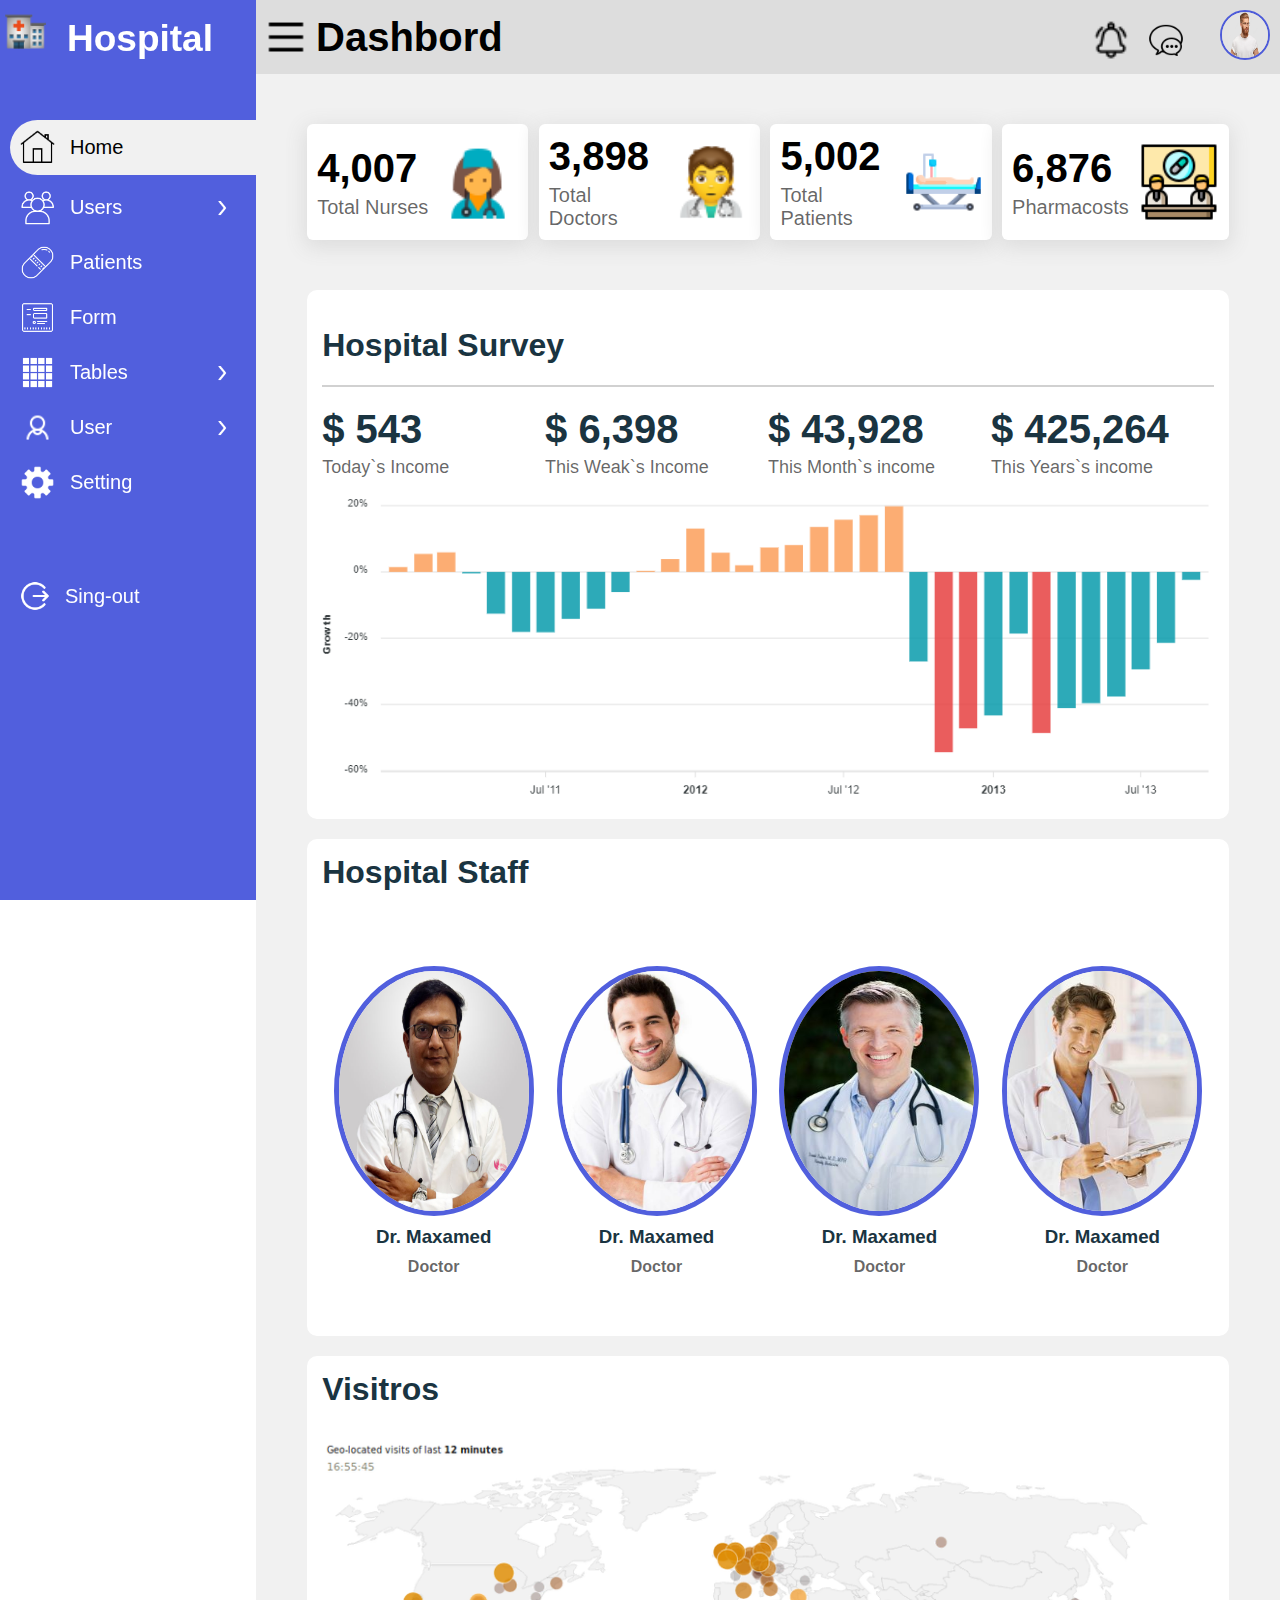
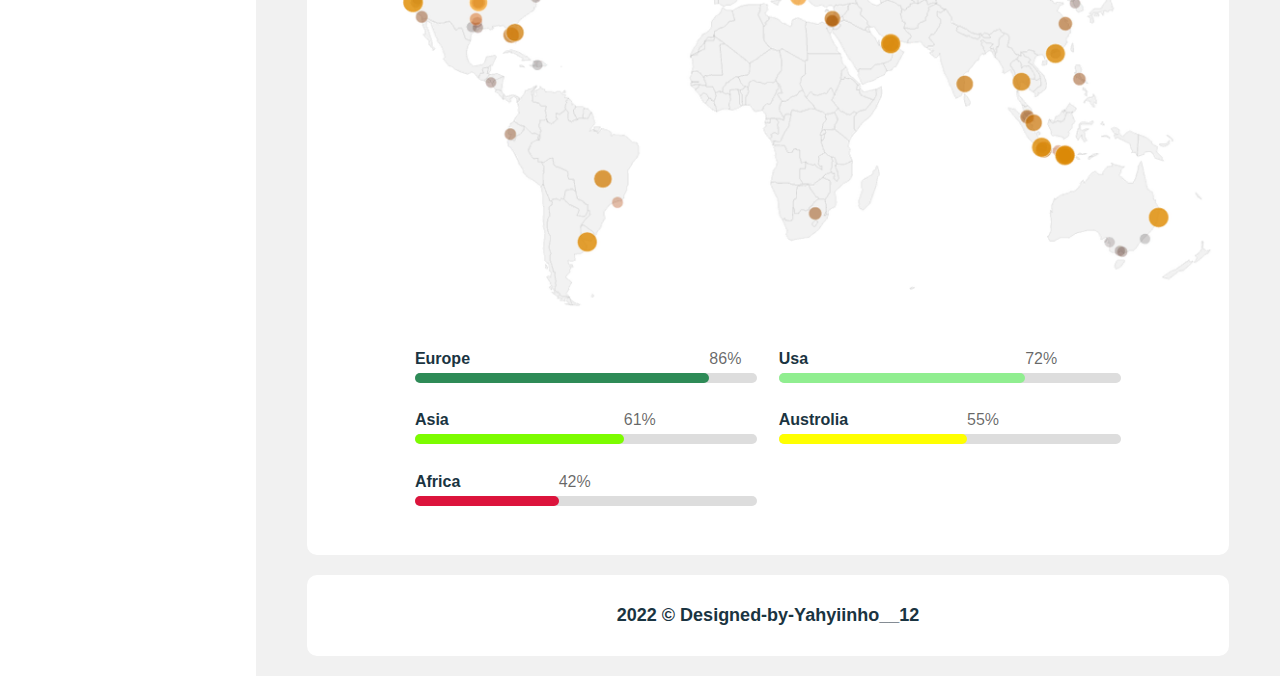
<file: index.html>
<!DOCTYPE html>
<html lang="en">
<head>
    <meta charset="UTF-8">
    <meta http-equiv="X-UA-Compatible" content="IE=edge">
    <meta name="viewport" content="width=device-width, initial-scale=1.0">
    <title>Hospital Dashbord</title>
    <link rel="stylesheet" href="style.css">
</head>
<body>
        <!-- ==================== nav ====================== -->
        
    <nav id="nav">
        <img src="images/icons8-cancel-64.png" class="close" alt="">
        <div class="logo">
            <img src="images/icons8-hospital-48.png" alt="">
            <h1>Hospital</h1>
        </div>
        <ul>
            <li class="active">
                <a href="index.html" >
                    <img src="images/icons8-home-50.png" alt="">
                    <div class="title">Home</div>
                </a>
            </li>
            <li class="side">
                <a href="#">
                    <img src="images/icons8-users-64.png" alt="">
                    <div class="title">Users</div>
                    <img src="images/icons8-chevron-right-30.png" class="image img" alt="">
                </a>
            </li>
            <ul class="sidebar subMenu">
                <li>
                    <img src="images/icons8-add-50.png" alt="">
                    <a href="addNewUser.html">Add New User</a>
                </li>
                <li>
                    <img src="images/icons8-list-view-50.png" alt="">
                    <a href="userlist.html">User list</a>
                </li>
            </ul>
            <li>
                <a href="patient.html">
                    <img src="images/icons8-pill-64.png"  alt="">
                    <div class="title">Patients</div>
                </a>
            </li>
            <li>
                <a href="form.html">
                    <img src="images/icons8-form-64.png" alt="">
                    <div class="title">Form</div>
                </a>
            </li>
            <li class="side-1">
                <a href="#">
                    <img src="images/icons8-grid-50.png" alt="">
                    <div class="title">Tables</div>
                    <img src="images/icons8-chevron-right-30.png" class="image img-1" alt="">
                </a>
            </li>
            <ul class="sidebar-1 subMenu">
                <li>
                    <img src="images/icons8-medical-doctor-64.png" alt="">
                    <a href="doctors.html">Table Doctors</a>
                </li>
                <li> 
                    <img src="images/icons8-nurse-64.png" alt="">
                    <a href="nurses.html">Table Nurses</a>
                </li>
            </ul>
            <li class="side-2">
                <a href="#">
                    <img src="images/icons8-user-32.png" alt="">
                    <div class="title">User</div>
                    <img src="images/icons8-chevron-right-30.png" class="image img-2" alt="">
                </a>
            </li>
            <ul class="sidebar-2 subMenu">
                <li>
                    <img src="images/icons8-login-50.png" alt="">
                    <a href="login.html">Log in</a>
                </li>
                <li>
                    <img src="images/icons8-register-64.png" alt="">
                    <a href="register.html">Register</a>
                </li>
                <li>
                    <img src="images/icons8-forgot-password-60.png" alt="">
                    <a href="forget.html">Forgot Password</a>
                </li>
            </ul>
            <li>
                <a href="#">
                    <img src="images/icons8-setting-48.png" alt="">
                    <div class="title">Setting</div>
                </a>
            </li>
            <li>
               
            </li>
        </ul>
        <div class="sign-out">
            <a href="#">
                <img src="images/icons8-sign-out-50.png" alt="">
                <div class="title">Sing-out</div>
            </a>
        </div>
    </nav>
        <!-- ==================== End nav ====================== -->

        <!-- ==================== Container ====================== -->
    <div class="container">
        <div class="header">
            <img src="images/icons8-menu-30.png" id="menu" alt="">
            <img src="images/icons8-menu-30.png" class="menu" alt="">
            <h1>Dashbord</h1>
            <div class="user">
                <img src="images/icons8-notification-bell-24.png" alt="">
                <img src="images/icons8-messages-50.png" alt="">
                <img src="images/profile.webp" class="profile" alt="">
            </div>
            <div class="log-out">
                <img src="images/icons8-cancel-64.png" class="cancel" alt="">
                <div class="user">
                    <img src="images/profile.webp" class="user-img" alt="">
                    <h2>John Smith</h2>
                </div>
                <ul>
                    <li>
                        <a href="#">
                            <img src="images/icons8-setting-48.png" alt="">
                            <div class="title">Setting</div>
                        </a>
                    </li>
                    <li>
                        <a href="#">
                            <img src="images/icons8-sign-out-50.png" alt="">
                            <div class="title">log out</div>
                        </a>
                    </li>
                </ul>
            </div>
        </div>
        <!-- ==================== Content ====================== -->
        <div class="contant">
            <div class="boxe box-1">
                <div class="title">
                    <h2>4,007</h2>
                    <p>Total Nurses</p>
                </div>
                <img src="images/icons8-doctor-female-48.png" alt="">
            </div>
            <div class="boxe box-2">
                <div class="title">
                    <h2>3,898</h2>
                    <p>Total Doctors</p>
                </div>
                <img src="images/icons8-person-health-worker-48.png" alt="">
            </div>
            <div class="boxe box-3">
                <div class="title">
                    <h2>5,002</h2>
                    <p>Total Patients</p>
                </div>
                <img src="images/icons8-patient-64.png" alt="">
            </div>
            <div class="boxe box-4">
                <div class="title">
                    <h2>6,876</h2>
                    <p>Pharmacosts</p>
                </div>
                <img src="images/icons8-pharmacy-64.png" alt="">
            </div>
        </div>
        <!-- ==================== End Content ====================== -->

        <!-- ==================== Survey ====================== -->
        <div class="survey">
            <h1 class="title">Hospital Survey</h1>
           <div class="boxes">
            <div class="box">
                <h1>$ 543</h1>
                <p>Today`s Income</p>
            </div>
            <div class="box">
                <h1>$ 6,398</h1>
                <p>This Weak`s Income</p>
            </div>
            <div class="box">
                <h1>$ 43,928</h1>
                <p>This Month`s income</p>
            </div>
            <div class="box">
                <h1>$ 425,264</h1>
                <p>This Years`s income</p>
            </div>
           </div>
            <img src="images/zta8qas1.png" alt="">
        </div>
        <!-- ==================== End Survey ====================== -->

        <!-- ==================== Staff ====================== -->
        <div class="stafs">
            <h1>Hospital Staff</h1>
            <div class="staff">
                <div class="staf">
                    <img src="images/Doctor-1.jpg" alt="">
                    <h3>Dr. Maxamed</h3>
                    <p>Doctor</p>
                </div>
                <div class="staf">
                    <img src="images/Doctor-2.jpg" alt="">
                    <h3>Dr. Maxamed</h3>
                    <p>Doctor</p>
                </div>
                <div class="staf">
                    <img src="images/Doctor-3.jpg" alt="">
                    <h3>Dr. Maxamed</h3>
                    <p>Doctor</p>
                </div>
                <div class="staf">
                    <img src="images/Doctor-4.jpg" alt="">
                    <h3>Dr. Maxamed</h3>
                    <p>Doctor</p>
                </div>
            </div>
        </div>
        <!-- ==================== End Staff ====================== -->


        <!-- ==================== Visitors ====================== -->
        <div class="visitros">
            <h1>Visitros</h1>
            <img src="images/Real-Time-Visitor-Map.webp" alt="">
            <div class="nationals">
                <div class="nat">
                    <h4>Europe</h4>
                <p class="Europe">86%</p>
                <div><span class="Europe"></span></div>
                </div>
                <div class="nat">
                    <h4>Usa</h4>
                <p class="usa">72%</p>
                <div><span class="usa"></span></div>
                </div>
                <div class="nat">
                    <h4>Asia</h4>
                <p class="Asia">61%</p>
                <div><span class="Asia"></span></div>
                </div>
                <div class="nat">
                    <h4>Austrolia</h4>
                <p class="Austrolia">55%</p>
                <div><span class="Austrolia"></span></div>
                </div>
                <div class="nat">
                    <h4>Africa</h4>
                <p class="Africa">42%</p>
                <div><span class="Africa"></span></div>
                </div>
            </div>
        </div>
        <!-- ==================== End Visitors ====================== -->


        <!-- ==================== Footer ====================== -->

        <div class="footer">
            <p> 2022 &copy; Designed-by-Yahyiinho__12</p>
        </div>
        <!-- ==================== End Footer ====================== -->
    </div>
        <!-- ==================== End Container ====================== -->
    <script>
         var sidebar = document.querySelector(".sidebar");
        var sidebar_1 = document.querySelector(".sidebar-1");
        var sidebar_2 = document.querySelector(".sidebar-2");
        var li = document.querySelector(".side");
        var li_1 = document.querySelector(".side-1");
        var li_2 = document.querySelector(".side-2");
        var img = document.querySelector(".img");
        var img1 = document.querySelector(".img-1");
        var img2 = document.querySelector(".img-2");

        var menu = document.querySelector("#menu");
        var Menu = document.querySelector(".menu");
        var Close = document.querySelector(".close");
        var container = document.querySelector(".container");
        var nav = document.querySelector("#nav");

        var profile = document.querySelector(".profile");
        var cancel = document.querySelector(".cancel");
        var logOut = document.querySelector(".log-out");

        logOut.style.right = '-100%';
        profile.onclick = function(){
            if(logOut.style.right == '-100%'){
                logOut.style.right = '0%';
            }
            cancel.onclick = function(){
                logOut.style.right = '-100%';
            }
        }

        menu.onclick = function(){
            container.classList.toggle("active");
            nav.classList.toggle("active");
        }

        sidebar.style.height = "0px";
        sidebar_1.style.height = "0px";
        sidebar_2.style.height = "0px";
        li.onclick = function(){
            if(sidebar.style.height == "0px"){
                sidebar.style.height='110px';
                sidebar.style.opacity = "1";
                img.src="images/icons8-chevron-up-24.png";
            }else{
                sidebar.style.height='0px';
                img.src="images/icons8-chevron-right-30.png";
                sidebar.style.opacity = "0";
            }
        }
        li_1.onclick = function(){
            if(sidebar_1.style.height == "0px"){
                sidebar_1.style.height='110px';
                sidebar_1.style.opacity = "1";
                img1.src="images/icons8-chevron-up-24.png";
            }else{
                sidebar_1.style.height='0px';
                img1.src="images/icons8-chevron-right-30.png";
                sidebar_1.style.opacity = "0";
            }
        }
        li_2.onclick = function(){
            if(sidebar_2.style.height == "0px"){
                sidebar_2.style.height='150px';
                sidebar_2.style.opacity = "1";
                img2.src="images/icons8-chevron-up-24.png";
            }else{
                sidebar_2.style.height='0px';
                img2.src="images/icons8-chevron-right-30.png";
                sidebar_2.style.opacity = "0";
            }
        }
        Menu.onclick = function(){
            nav.style.left = "0%";
        }
        Close.onclick = function(){
            nav.style.left = "0%";
            if(nav.style.left == "0%"){
                nav.style.left = "-80%";
            }else{
                nav.style.left = "0%";
            }
        }
        
    </script>
</body>
</html>
</file>
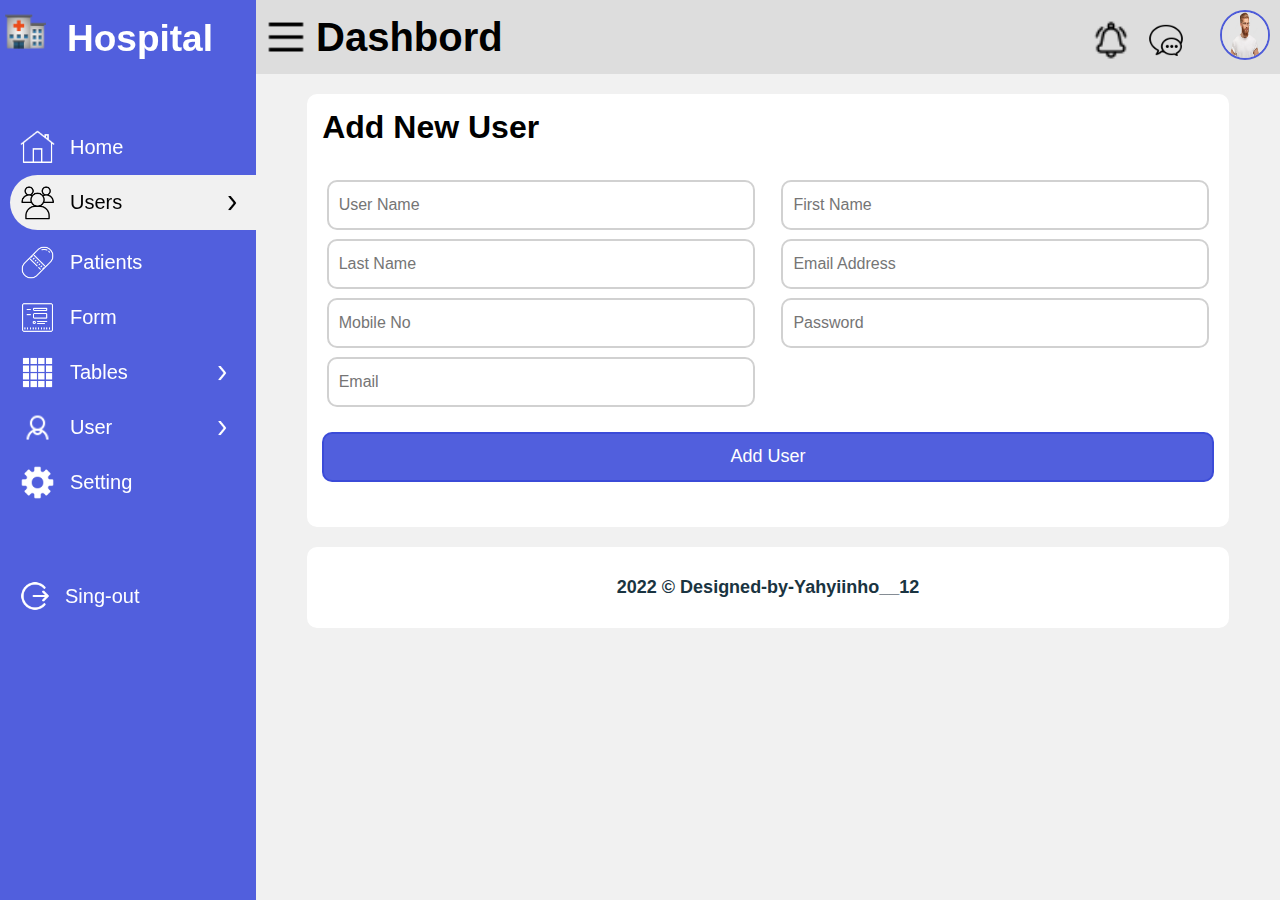
<file: addNewUser.html>
<!DOCTYPE html>
<html lang="en">
<head>
    <meta charset="UTF-8">
    <meta http-equiv="X-UA-Compatible" content="IE=edge">
    <meta name="viewport" content="width=device-width, initial-scale=1.0">
    <title>Hospital Dashbord</title>
    <link rel="stylesheet" href="style.css">
</head>
<body>
        <!-- ==================== nav ====================== -->
        <nav id="nav">
            <img src="images/icons8-cancel-64.png" class="close" alt="">
            <div class="logo">
                <img src="images/icons8-hospital-48.png" alt="">
                <h1>Hospital</h1>
            </div>
            <ul>
                <li>
                    <a href="index.html" >
                        <img src="images/icons8-home-50.png" alt="">
                        <div class="title">Home</div>
                    </a>
                </li>
                <li class="side active">
                    <a href="#">
                        <img src="images/icons8-users-64.png" alt="">
                        <div class="title">Users</div>
                        <img src="images/icons8-chevron-right-30.png" class="image img" alt="">
                    </a>
                </li>
                <ul class="sidebar subMenu">
                    <li class="Active-sub-menu">
                        <img src="images/icons8-add-50.png" alt="">
                        <a href="addNewUser.html">Add New User</a>
                    </li>
                    <li>
                        <img src="images/icons8-list-view-50.png" alt="">
                        <a href="userlist.html">User list</a>
                    </li>
                </ul>
                <li>
                    <a href="patient.html">
                        <img src="images/icons8-pill-64.png"  alt="">
                        <div class="title">Patients</div>
                    </a>
                </li>
                <li>
                    <a href="form.html">
                        <img src="images/icons8-form-64.png" alt="">
                        <div class="title">Form</div>
                    </a>
                </li>
                <li class="side-1">
                    <a href="#">
                        <img src="images/icons8-grid-50.png" alt="">
                        <div class="title">Tables</div>
                        <img src="images/icons8-chevron-right-30.png" class="image img-1" alt="">
                    </a>
                </li>
                <ul class="sidebar-1 subMenu">
                    <li>
                        <img src="images/icons8-medical-doctor-64.png" alt="">
                        <a href="doctors.html">Table Doctors</a>
                    </li>
                    <li> 
                        <img src="images/icons8-nurse-64.png" alt="">
                        <a href="nurses.html">Table Nurses</a>
                    </li>
                </ul>
                <li class="side-2">
                    <a href="#">
                        <img src="images/icons8-user-32.png" alt="">
                        <div class="title">User</div>
                        <img src="images/icons8-chevron-right-30.png" class="image img-2" alt="">
                    </a>
                </li>
                <ul class="sidebar-2 subMenu">
                    <li>
                        <img src="images/icons8-login-50.png" alt="">
                        <a href="login.html">Log in</a>
                    </li>
                    <li>
                        <img src="images/icons8-register-64.png" alt="">
                        <a href="register.html">Register</a>
                    </li>
                    <li>
                        <img src="images/icons8-forgot-password-60.png" alt="">
                        <a href="forget.html">Forgot Password</a>
                    </li>
                </ul>
                <li>
                    <a href="#">
                        <img src="images/icons8-setting-48.png" alt="">
                        <div class="title">Setting</div>
                    </a>
                </li>
                <li>
                   
                </li>
            </ul>
            <div class="sign-out">
                <a href="#">
                    <img src="images/icons8-sign-out-50.png" alt="">
                    <div class="title">Sing-out</div>
                </a>
            </div>
        </nav>
        <!-- ==================== End nav ====================== -->

        <!-- ==================== Container ====================== -->
    <div class="container">
        <!-- ===================== Header ======================== -->
        <div class="header">
            <img src="images/icons8-menu-30.png" id="menu" alt="">
            <img src="images/icons8-menu-30.png" class="menu" alt="">
            <h1>Dashbord</h1>
            <div class="user">
                <img src="images/icons8-notification-bell-24.png" alt="">
                <img src="images/icons8-messages-50.png" alt="">
                <img src="images/profile.webp" class="profile" alt="">
            </div>
            <div class="log-out">
                <img src="images/icons8-cancel-64.png" class="cancel" alt="">
                <div class="user">
                    <img src="images/profile.webp" class="user-img" alt="">
                    <h2>John Smith</h2>
                </div>
                <ul>
                    <li>
                        <a href="#">
                            <img src="images/icons8-setting-48.png" alt="">
                            <div class="title">Setting</div>
                        </a>
                    </li>
                    <li>
                        <a href="#">
                            <img src="images/icons8-sign-out-50.png" alt="">
                            <div class="title">log out</div>
                        </a>
                    </li>
                </ul>
            </div>
        </div>
        <!-- ===================== End Header ======================== -->
        <!-- ===================== Add New User ======================== -->
        <div class="add-user">
            <h1>Add New User</h1>
            <div class="input-box">
                <div class="input">
                    <input type="text" placeholder="User Name">
                  </div>
                  <div class="input">
                    <input type="text" placeholder="First Name">
                  </div>
                  <div class="input">
                    <input type="text" placeholder="Last Name">
                  </div>
                  <div class="input">
                    <input type="text" placeholder="Email Address">
                  </div>
                  <div class="input">
                    <input type="text" placeholder="Mobile No">
                  </div>
                  <div class="input">
                    <input type="text" placeholder="Password">
                  </div>
                  <div class="input">
                    <input type="text" placeholder="Email">
                  </div>
                  <div class="input">
                  </div>
                  <div class="btn"><input type="submit" value="Add User"></div>
            </div>
        </div>
        <!-- ===================== End Add New User ======================== -->

        <!-- ==================== Footer ====================== -->

        <div class="footer">
            <p> 2022 &copy; Designed-by-Yahyiinho__12</p>
        </div>
        <!-- ==================== End Footer ====================== -->
    </div>
        <!-- ==================== End Container ====================== -->
        <script>
            var sidebar = document.querySelector(".sidebar");
           var sidebar_1 = document.querySelector(".sidebar-1");
           var sidebar_2 = document.querySelector(".sidebar-2");
           var li = document.querySelector(".side");
           var li_1 = document.querySelector(".side-1");
           var li_2 = document.querySelector(".side-2");
           var img = document.querySelector(".img");
           var img1 = document.querySelector(".img-1");
           var img2 = document.querySelector(".img-2");
   
           var menu = document.querySelector("#menu");
           var Menu = document.querySelector(".menu");
           var Close = document.querySelector(".close");
           var container = document.querySelector(".container");
           var nav = document.querySelector("#nav");
   
           var profile = document.querySelector(".profile");
           var cancel = document.querySelector(".cancel");
           var logOut = document.querySelector(".log-out");
   
           logOut.style.right = '-100%';
           profile.onclick = function(){
               if(logOut.style.right == '-100%'){
                   logOut.style.right = '0%';
               }
               cancel.onclick = function(){
                   logOut.style.right = '-100%';
               }
           }
   
           menu.onclick = function(){
               container.classList.toggle("active");
               nav.classList.toggle("active");
           }
   
           sidebar.style.height = "0px";
           sidebar_1.style.height = "0px";
           sidebar_2.style.height = "0px";
           li.onclick = function(){
               if(sidebar.style.height == "0px"){
                   sidebar.style.height='110px';
                   sidebar.style.opacity = "1";
                   img.src="images/icons8-chevron-up-24.png";
               }else{
                   sidebar.style.height='0px';
                   img.src="images/icons8-chevron-right-30.png";
                   sidebar.style.opacity = "0";
               }
           }
           li_1.onclick = function(){
               if(sidebar_1.style.height == "0px"){
                   sidebar_1.style.height='110px';
                   sidebar_1.style.opacity = "1";
                   img1.src="images/icons8-chevron-up-24.png";
               }else{
                   sidebar_1.style.height='0px';
                   img1.src="images/icons8-chevron-right-30.png";
                   sidebar_1.style.opacity = "0";
               }
           }
           li_2.onclick = function(){
               if(sidebar_2.style.height == "0px"){
                   sidebar_2.style.height='150px';
                   sidebar_2.style.opacity = "1";
                   img2.src="images/icons8-chevron-up-24.png";
               }else{
                   sidebar_2.style.height='0px';
                   img2.src="images/icons8-chevron-right-30.png";
                   sidebar_2.style.opacity = "0";
               }
           }
           Menu.onclick = function(){
               nav.style.left = "0%";
           }
           Close.onclick = function(){
               nav.style.left = "0%";
               if(nav.style.left == "0%"){
                   nav.style.left = "-80%";
               }else{
                   nav.style.left = "0%";
               }
           }
           
       </script>
</body>
</html>
</file>
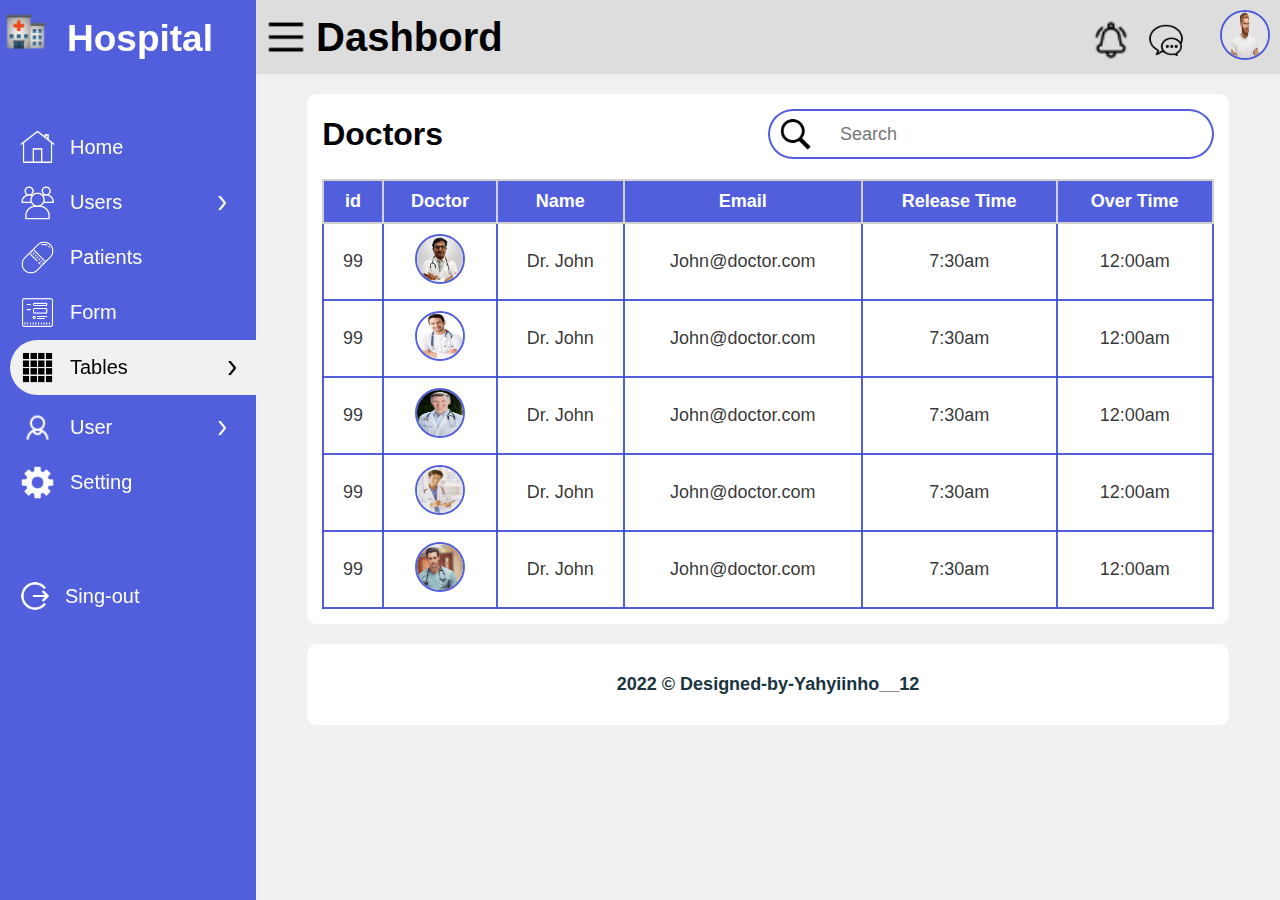
<file: doctors.html>
<!DOCTYPE html>
<html lang="en">
<head>
    <meta charset="UTF-8">
    <meta http-equiv="X-UA-Compatible" content="IE=edge">
    <meta name="viewport" content="width=device-width, initial-scale=1.0">
    <title>Hospital Dashbord</title>
    <link rel="stylesheet" href="style.css">
</head>
<body>
        <!-- ==================== nav ====================== -->
        <nav id="nav">
            <img src="images/icons8-cancel-64.png" class="close" alt="">
            <div class="logo">
                <img src="images/icons8-hospital-48.png" alt="">
                <h1>Hospital</h1>
            </div>
            <ul>
                <li>
                    <a href="index.html" >
                        <img src="images/icons8-home-50.png" alt="">
                        <div class="title">Home</div>
                    </a>
                </li>
                <li class="side">
                    <a href="#">
                        <img src="images/icons8-users-64.png" alt="">
                        <div class="title">Users</div>
                        <img src="images/icons8-chevron-right-30.png" class="image img" alt="">
                    </a>
                </li>
                <ul class="sidebar subMenu">
                    <li>
                        <img src="images/icons8-add-50.png" alt="">
                        <a href="addNewUser.html">Add New User</a>
                    </li>
                    <li>
                        <img src="images/icons8-list-view-50.png" alt="">
                        <a href="userlist.html">User list</a>
                    </li>
                </ul>
                <li>
                    <a href="patient.html">
                        <img src="images/icons8-pill-64.png"  alt="">
                        <div class="title">Patients</div>
                    </a>
                </li>
                <li>
                    <a href="form.html">
                        <img src="images/icons8-form-64.png" alt="">
                        <div class="title">Form</div>
                    </a>
                </li>
                <li class="side-1 active">
                    <a href="#">
                        <img src="images/icons8-grid-50.png" alt="">
                        <div class="title">Tables</div>
                        <img src="images/icons8-chevron-right-30.png" class="image img-1" alt="">
                    </a>
                </li>
                <ul class="sidebar-1 subMenu">
                    <li class="Active-sub-menu">
                        <img src="images/icons8-medical-doctor-64.png" alt="">
                        <a href="doctors.html">Table Doctors</a>
                    </li>
                    <li> 
                        <img src="images/icons8-nurse-64.png" alt="">
                        <a href="nurses.html">Table Nurses</a>
                    </li>
                </ul>
                <li class="side-2">
                    <a href="#">
                        <img src="images/icons8-user-32.png" alt="">
                        <div class="title">User</div>
                        <img src="images/icons8-chevron-right-30.png" class="image img-2" alt="">
                    </a>
                </li>
                <ul class="sidebar-2 subMenu">
                    <li>
                        <img src="images/icons8-login-50.png" alt="">
                        <a href="login.html">Log in</a>
                    </li>
                    <li>
                        <img src="images/icons8-register-64.png" alt="">
                        <a href="register.html">Register</a>
                    </li>
                    <li>
                        <img src="images/icons8-forgot-password-60.png" alt="">
                        <a href="forget.html">Forgot Password</a>
                    </li>
                </ul>
                <li>
                    <a href="#">
                        <img src="images/icons8-setting-48.png" alt="">
                        <div class="title">Setting</div>
                    </a>
                </li>
                <li>
                   
                </li>
            </ul>
            <div class="sign-out">
                <a href="#">
                    <img src="images/icons8-sign-out-50.png" alt="">
                    <div class="title">Sing-out</div>
                </a>
            </div>
        </nav>
        <!-- ==================== End nav ====================== -->

        <!-- ==================== Container ====================== -->
    <div class="container">
        <!-- ===================== Header ======================== -->
        <div class="header">
            <img src="images/icons8-menu-30.png" id="menu" alt="">
            <img src="images/icons8-menu-30.png" class="menu" alt="">
            <h1>Dashbord</h1>
            <div class="user">
                <img src="images/icons8-notification-bell-24.png" alt="">
                <img src="images/icons8-messages-50.png" alt="">
                <img src="images/profile.webp" class="profile" alt="">
            </div>
            <div class="log-out">
                <img src="images/icons8-cancel-64.png" class="cancel" alt="">
                <div class="user">
                    <img src="images/profile.webp" class="user-img" alt="">
                    <h2>John Smith</h2>
                </div>
                <ul>
                    <li>
                        <a href="#">
                            <img src="images/icons8-setting-48.png" alt="">
                            <div class="title">Setting</div>
                        </a>
                    </li>
                    <li>
                        <a href="#">
                            <img src="images/icons8-sign-out-50.png" alt="">
                            <div class="title">log out</div>
                        </a>
                    </li>
                </ul>
            </div>
        </div>
        <!-- ===================== End Header ======================== -->
        <!-- ===================== patient ======================== -->
       <div class="patient doctors">
        <div class="title">
            <h1>Doctors</h1>
            <div class="search">
                <label>
                    <input type="search" placeholder="Search">
                    <img src="images/icons8-search-50.png" alt="">
                </label>
            </div>
        </div>
        <div class="tabale">
            <table>
                <tr>
                    <th>id</th>
                    <th>Doctor</th>
                    <th>Name</th>
                    <th>Email</th>
                    <th>Release Time</th>
                    <th>Over Time</th>
                </tr>
                <tr>
                    <td>99</td>
                    <td><img src="images/Doctor-1.jpg" alt=""></td>
                    <td>Dr. John</td>
                    <td>John@doctor.com</td>
                    <td>7:30am</td>
                    <td>12:00am</td>
                </tr>
                <tr>
                    <td>99</td>
                    <td><img src="images/Doctor-2.jpg" alt=""></td>
                    <td>Dr. John</td>
                    <td>John@doctor.com</td>
                    <td>7:30am</td>
                    <td>12:00am</td>
                </tr>
                <tr>
                    <td>99</td>
                    <td><img src="images/Doctor-3.jpg" alt=""></td>
                    <td>Dr. John</td>
                    <td>John@doctor.com</td>
                    <td>7:30am</td>
                    <td>12:00am</td>
                </tr>
                <tr>
                    <td>99</td>
                    <td><img src="images/Doctor-4.jpg" alt=""></td>
                    <td>Dr. John</td>
                    <td>John@doctor.com</td>
                    <td>7:30am</td>
                    <td>12:00am</td>
                </tr>
                <tr>
                    <td>99</td>
                    <td><img src="images/Doctor-5.jpg" alt=""></td>
                    <td>Dr. John</td>
                    <td>John@doctor.com</td>
                    <td>7:30am</td>
                    <td>12:00am</td>
                </tr>
            </table>
        </div>
       </div>
        <!-- ===================== End patient ======================== -->


        <!-- ==================== Footer ====================== -->

        <div class="footer">
            <p> 2022 &copy; Designed-by-Yahyiinho__12</p>
        </div>
        <!-- ==================== End Footer ====================== -->
    </div>
        <!-- ==================== End Container ====================== -->
        <script>
            var sidebar = document.querySelector(".sidebar");
           var sidebar_1 = document.querySelector(".sidebar-1");
           var sidebar_2 = document.querySelector(".sidebar-2");
           var li = document.querySelector(".side");
           var li_1 = document.querySelector(".side-1");
           var li_2 = document.querySelector(".side-2");
           var img = document.querySelector(".img");
           var img1 = document.querySelector(".img-1");
           var img2 = document.querySelector(".img-2");
   
           var menu = document.querySelector("#menu");
           var Menu = document.querySelector(".menu");
           var Close = document.querySelector(".close");
           var container = document.querySelector(".container");
           var nav = document.querySelector("#nav");
   
           var profile = document.querySelector(".profile");
           var cancel = document.querySelector(".cancel");
           var logOut = document.querySelector(".log-out");
   
           logOut.style.right = '-100%';
           profile.onclick = function(){
               if(logOut.style.right == '-100%'){
                   logOut.style.right = '0%';
               }
               cancel.onclick = function(){
                   logOut.style.right = '-100%';
               }
           }
   
           menu.onclick = function(){
               container.classList.toggle("active");
               nav.classList.toggle("active");
           }
   
           sidebar.style.height = "0px";
           sidebar_1.style.height = "0px";
           sidebar_2.style.height = "0px";
           li.onclick = function(){
               if(sidebar.style.height == "0px"){
                   sidebar.style.height='110px';
                   sidebar.style.opacity = "1";
                   img.src="images/icons8-chevron-up-24.png";
               }else{
                   sidebar.style.height='0px';
                   img.src="images/icons8-chevron-right-30.png";
                   sidebar.style.opacity = "0";
               }
           }
           li_1.onclick = function(){
               if(sidebar_1.style.height == "0px"){
                   sidebar_1.style.height='110px';
                   sidebar_1.style.opacity = "1";
                   img1.src="images/icons8-chevron-up-24.png";
               }else{
                   sidebar_1.style.height='0px';
                   img1.src="images/icons8-chevron-right-30.png";
                   sidebar_1.style.opacity = "0";
               }
           }
           li_2.onclick = function(){
               if(sidebar_2.style.height == "0px"){
                   sidebar_2.style.height='150px';
                   sidebar_2.style.opacity = "1";
                   img2.src="images/icons8-chevron-up-24.png";
               }else{
                   sidebar_2.style.height='0px';
                   img2.src="images/icons8-chevron-right-30.png";
                   sidebar_2.style.opacity = "0";
               }
           }
           Menu.onclick = function(){
               nav.style.left = "0%";
           }
           Close.onclick = function(){
               nav.style.left = "0%";
               if(nav.style.left == "0%"){
                   nav.style.left = "-80%";
               }else{
                   nav.style.left = "0%";
               }
           }
           
       </script>
</body>
</html>
</file>
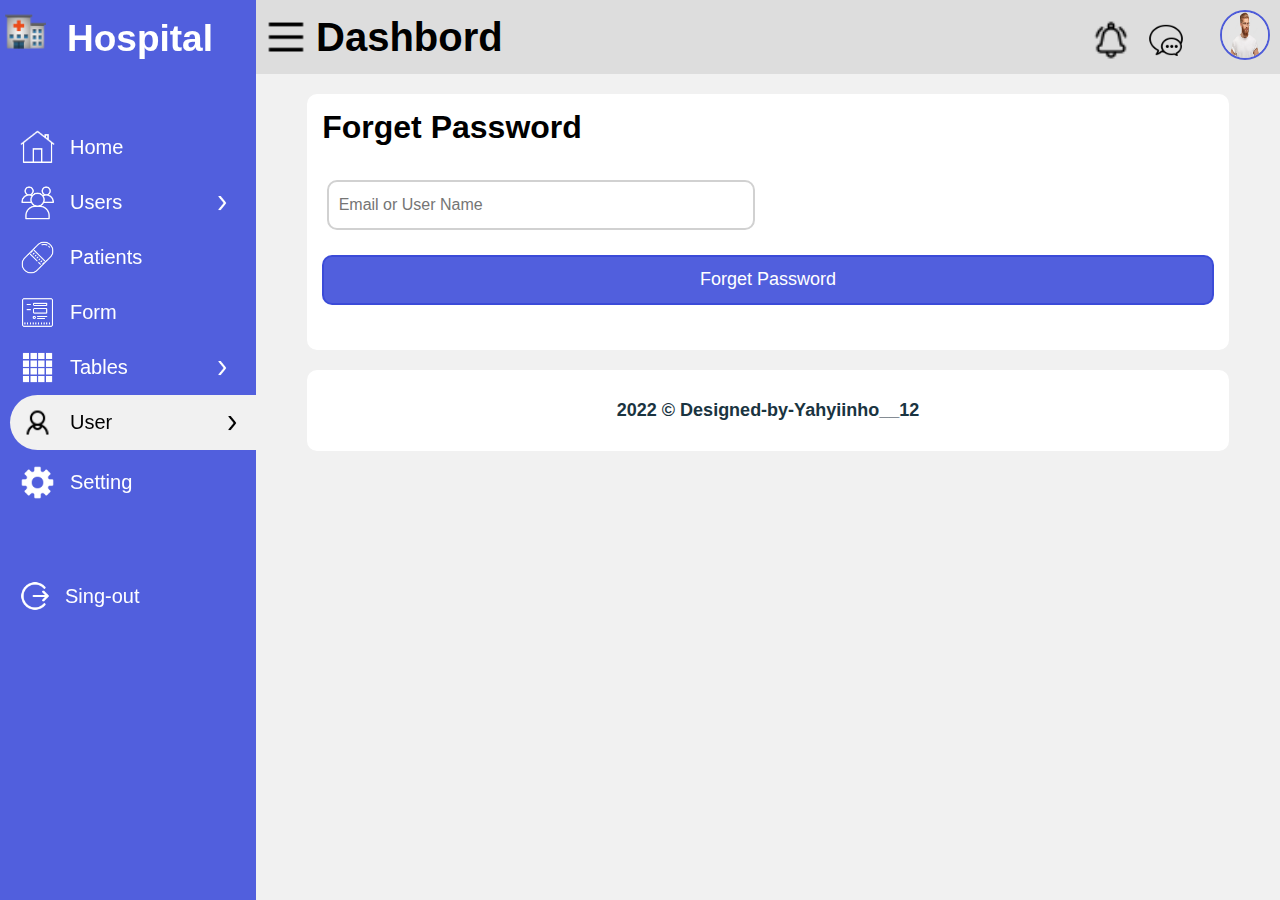
<file: forget.html>
<!DOCTYPE html>
<html lang="en">
<head>
    <meta charset="UTF-8">
    <meta http-equiv="X-UA-Compatible" content="IE=edge">
    <meta name="viewport" content="width=device-width, initial-scale=1.0">
    <title>Hospital Dashbord</title>
    <link rel="stylesheet" href="style.css">
</head>
<body>
        <!-- ==================== nav ====================== -->
        <nav id="nav">
            <img src="images/icons8-cancel-64.png" class="close" alt="">
            <div class="logo">
                <img src="images/icons8-hospital-48.png" alt="">
                <h1>Hospital</h1>
            </div>
            <ul>
                <li>
                    <a href="index.html" >
                        <img src="images/icons8-home-50.png" alt="">
                        <div class="title">Home</div>
                    </a>
                </li>
                <li class="side">
                    <a href="#">
                        <img src="images/icons8-users-64.png" alt="">
                        <div class="title">Users</div>
                        <img src="images/icons8-chevron-right-30.png" class="image img" alt="">
                    </a>
                </li>
                <ul class="sidebar subMenu">
                    <li>
                        <img src="images/icons8-add-50.png" alt="">
                        <a href="addNewUser.html">Add New User</a>
                    </li>
                    <li>
                        <img src="images/icons8-list-view-50.png" alt="">
                        <a href="userlist.html">User list</a>
                    </li>
                </ul>
                <li>
                    <a href="patient.html">
                        <img src="images/icons8-pill-64.png"  alt="">
                        <div class="title">Patients</div>
                    </a>
                </li>
                <li>
                    <a href="form.html">
                        <img src="images/icons8-form-64.png" alt="">
                        <div class="title">Form</div>
                    </a>
                </li>
                <li class="side-1">
                    <a href="#">
                        <img src="images/icons8-grid-50.png" alt="">
                        <div class="title">Tables</div>
                        <img src="images/icons8-chevron-right-30.png" class="image img-1" alt="">
                    </a>
                </li>
                <ul class="sidebar-1 subMenu">
                    <li>
                        <img src="images/icons8-medical-doctor-64.png" alt="">
                        <a href="doctors.html">Table Doctors</a>
                    </li>
                    <li> 
                        <img src="images/icons8-nurse-64.png" alt="">
                        <a href="nurses.html">Table Nurses</a>
                    </li>
                </ul>
                <li class="side-2 active">
                    <a href="#">
                        <img src="images/icons8-user-32.png" alt="">
                        <div class="title">User</div>
                        <img src="images/icons8-chevron-right-30.png" class="image img-2" alt="">
                    </a>
                </li>
                <ul class="sidebar-2 subMenu">
                    <li>
                        <img src="images/icons8-login-50.png" alt="">
                        <a href="login.html">Log in</a>
                    </li>
                    <li>
                        <img src="images/icons8-register-64.png" alt="">
                        <a href="register.html">Register</a>
                    </li>
                    <li class="Active-sub-menu">
                        <img src="images/icons8-forgot-password-60.png" alt="">
                        <a href="forget.html">Forgot Password</a>
                    </li>
                </ul>
                <li>
                    <a href="#">
                        <img src="images/icons8-setting-48.png" alt="">
                        <div class="title">Setting</div>
                    </a>
                </li>
                <li>
                   
                </li>
            </ul>
            <div class="sign-out">
                <a href="#">
                    <img src="images/icons8-sign-out-50.png" alt="">
                    <div class="title">Sing-out</div>
                </a>
            </div>
        </nav>
        <!-- ==================== End nav ====================== -->

        <!-- ==================== Container ====================== -->
    <div class="container">
        <!-- ===================== Header ======================== -->
        <div class="header">
            <img src="images/icons8-menu-30.png" id="menu" alt="">
            <img src="images/icons8-menu-30.png" class="menu" alt="">
            <h1>Dashbord</h1>
            <div class="user">
                <img src="images/icons8-notification-bell-24.png" alt="">
                <img src="images/icons8-messages-50.png" alt="">
                <img src="images/profile.webp" class="profile" alt="">
            </div>
            <div class="log-out">
                <img src="images/icons8-cancel-64.png" class="cancel" alt="">
                <div class="user">
                    <img src="images/profile.webp" class="user-img" alt="">
                    <h2>John Smith</h2>
                </div>
                <ul>
                    <li>
                        <a href="#">
                            <img src="images/icons8-setting-48.png" alt="">
                            <div class="title">Setting</div>
                        </a>
                    </li>
                    <li>
                        <a href="#">
                            <img src="images/icons8-sign-out-50.png" alt="">
                            <div class="title">log out</div>
                        </a>
                    </li>
                </ul>
            </div>
        </div>
        <!-- ===================== End Header ======================== -->
        <!-- ===================== Forgot Password ======================== -->
        <div class="add-user">
            <h1>Forget Password</h1>
            <div class="input-box">
                <div class="input">
                    <input type="text" placeholder="Email or User Name">
                  </div>
                  <div class="btn"><input type="submit" value="Forget Password"></div>
            </div>
        </div>
        <!-- ===================== End Forgot Password ======================== -->

        <!-- ==================== Footer ====================== -->

        <div class="footer">
            <p> 2022 &copy; Designed-by-Yahyiinho__12</p>
        </div>
        <!-- ==================== End Footer ====================== -->
    </div>
        <!-- ==================== End Container ====================== -->
        <script>
            var sidebar = document.querySelector(".sidebar");
           var sidebar_1 = document.querySelector(".sidebar-1");
           var sidebar_2 = document.querySelector(".sidebar-2");
           var li = document.querySelector(".side");
           var li_1 = document.querySelector(".side-1");
           var li_2 = document.querySelector(".side-2");
           var img = document.querySelector(".img");
           var img1 = document.querySelector(".img-1");
           var img2 = document.querySelector(".img-2");
   
           var menu = document.querySelector("#menu");
           var Menu = document.querySelector(".menu");
           var Close = document.querySelector(".close");
           var container = document.querySelector(".container");
           var nav = document.querySelector("#nav");
   
           var profile = document.querySelector(".profile");
           var cancel = document.querySelector(".cancel");
           var logOut = document.querySelector(".log-out");
   
           logOut.style.right = '-100%';
           profile.onclick = function(){
               if(logOut.style.right == '-100%'){
                   logOut.style.right = '0%';
               }
               cancel.onclick = function(){
                   logOut.style.right = '-100%';
               }
           }
   
           menu.onclick = function(){
               container.classList.toggle("active");
               nav.classList.toggle("active");
           }
   
           sidebar.style.height = "0px";
           sidebar_1.style.height = "0px";
           sidebar_2.style.height = "0px";
           li.onclick = function(){
               if(sidebar.style.height == "0px"){
                   sidebar.style.height='110px';
                   sidebar.style.opacity = "1";
                   img.src="images/icons8-chevron-up-24.png";
               }else{
                   sidebar.style.height='0px';
                   img.src="images/icons8-chevron-right-30.png";
                   sidebar.style.opacity = "0";
               }
           }
           li_1.onclick = function(){
               if(sidebar_1.style.height == "0px"){
                   sidebar_1.style.height='110px';
                   sidebar_1.style.opacity = "1";
                   img1.src="images/icons8-chevron-up-24.png";
               }else{
                   sidebar_1.style.height='0px';
                   img1.src="images/icons8-chevron-right-30.png";
                   sidebar_1.style.opacity = "0";
               }
           }
           li_2.onclick = function(){
               if(sidebar_2.style.height == "0px"){
                   sidebar_2.style.height='150px';
                   sidebar_2.style.opacity = "1";
                   img2.src="images/icons8-chevron-up-24.png";
               }else{
                   sidebar_2.style.height='0px';
                   img2.src="images/icons8-chevron-right-30.png";
                   sidebar_2.style.opacity = "0";
               }
           }
           Menu.onclick = function(){
               nav.style.left = "0%";
           }
           Close.onclick = function(){
               nav.style.left = "0%";
               if(nav.style.left == "0%"){
                   nav.style.left = "-80%";
               }else{
                   nav.style.left = "0%";
               }
           }
           
       </script>
</body>
</html>
</file>
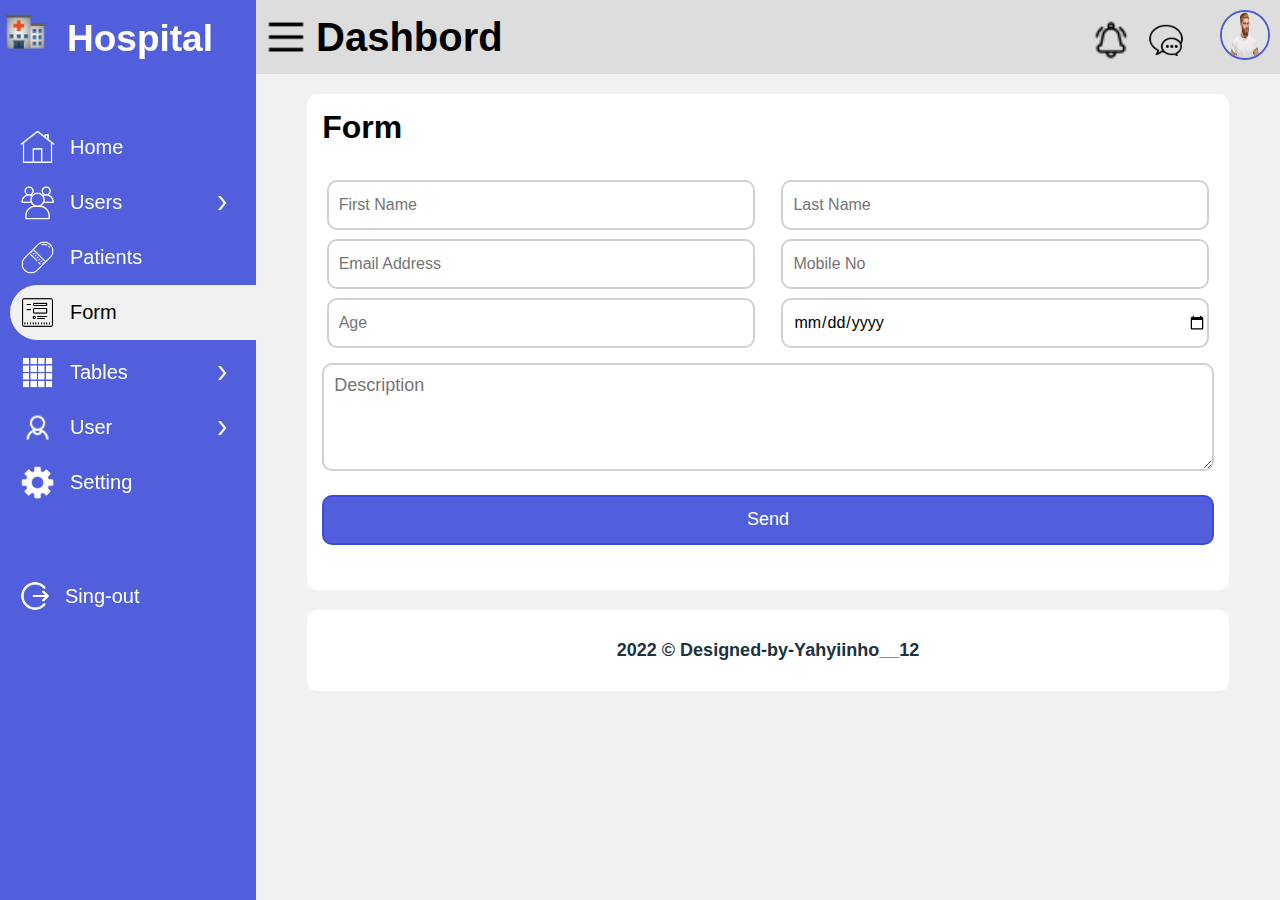
<file: form.html>
<!DOCTYPE html>
<html lang="en">
<head>
    <meta charset="UTF-8">
    <meta http-equiv="X-UA-Compatible" content="IE=edge">
    <meta name="viewport" content="width=device-width, initial-scale=1.0">
    <title>Hospital Dashbord</title>
    <link rel="stylesheet" href="style.css">
</head>
<body>
        <!-- ==================== nav ====================== -->
        <nav id="nav">
            <img src="images/icons8-cancel-64.png" class="close" alt="">
            <div class="logo">
                <img src="images/icons8-hospital-48.png" alt="">
                <h1>Hospital</h1>
            </div>
            <ul>
                <li>
                    <a href="index.html" >
                        <img src="images/icons8-home-50.png" alt="">
                        <div class="title">Home</div>
                    </a>
                </li>
                <li class="side">
                    <a href="#">
                        <img src="images/icons8-users-64.png" alt="">
                        <div class="title">Users</div>
                        <img src="images/icons8-chevron-right-30.png" class="image img" alt="">
                    </a>
                </li>
                <ul class="sidebar subMenu">
                    <li>
                        <img src="images/icons8-add-50.png" alt="">
                        <a href="addNewUser.html">Add New User</a>
                    </li>
                    <li>
                        <img src="images/icons8-list-view-50.png" alt="">
                        <a href="userlist.html">User list</a>
                    </li>
                </ul>
                <li>
                    <a href="patient.html">
                        <img src="images/icons8-pill-64.png"  alt="">
                        <div class="title">Patients</div>
                    </a>
                </li>
                <li class="active">
                    <a href="form.html">
                        <img src="images/icons8-form-64.png" alt="">
                        <div class="title">Form</div>
                    </a>
                </li>
                <li class="side-1">
                    <a href="#">
                        <img src="images/icons8-grid-50.png" alt="">
                        <div class="title">Tables</div>
                        <img src="images/icons8-chevron-right-30.png" class="image img-1" alt="">
                    </a>
                </li>
                <ul class="sidebar-1 subMenu">
                    <li>
                        <img src="images/icons8-medical-doctor-64.png" alt="">
                        <a href="doctors.html">Table Doctors</a>
                    </li>
                    <li> 
                        <img src="images/icons8-nurse-64.png" alt="">
                        <a href="nurses.html">Table Nurses</a>
                    </li>
                </ul>
                <li class="side-2">
                    <a href="#">
                        <img src="images/icons8-user-32.png" alt="">
                        <div class="title">User</div>
                        <img src="images/icons8-chevron-right-30.png" class="image img-2" alt="">
                    </a>
                </li>
                <ul class="sidebar-2 subMenu">
                    <li>
                        <img src="images/icons8-login-50.png" alt="">
                        <a href="login.html">Log in</a>
                    </li>
                    <li>
                        <img src="images/icons8-register-64.png" alt="">
                        <a href="register.html">Register</a>
                    </li>
                    <li>
                        <img src="images/icons8-forgot-password-60.png" alt="">
                        <a href="forget.html">Forgot Password</a>
                    </li>
                </ul>
                <li>
                    <a href="#">
                        <img src="images/icons8-setting-48.png" alt="">
                        <div class="title">Setting</div>
                    </a>
                </li>
                <li>
                   
                </li>
            </ul>
            <div class="sign-out">
                <a href="#">
                    <img src="images/icons8-sign-out-50.png" alt="">
                    <div class="title">Sing-out</div>
                </a>
            </div>
        </nav>
        <!-- ==================== End nav ====================== -->

        <!-- ==================== Container ====================== -->
    <div class="container">
        <!-- ===================== Header ======================== -->
        <div class="header">
            <img src="images/icons8-menu-30.png" id="menu" alt="">
            <img src="images/icons8-menu-30.png" class="menu" alt="">
            <h1>Dashbord</h1>
            <div class="user">
                <img src="images/icons8-notification-bell-24.png" alt="">
                <img src="images/icons8-messages-50.png" alt="">
                <img src="images/profile.webp" class="profile" alt="">
            </div>
            <div class="log-out">
                <img src="images/icons8-cancel-64.png" class="cancel" alt="">
                <div class="user">
                    <img src="images/profile.webp" class="user-img" alt="">
                    <h2>John Smith</h2>
                </div>
                <ul>
                    <li>
                        <a href="#">
                            <img src="images/icons8-setting-48.png" alt="">
                            <div class="title">Setting</div>
                        </a>
                    </li>
                    <li>
                        <a href="#">
                            <img src="images/icons8-sign-out-50.png" alt="">
                            <div class="title">log out</div>
                        </a>
                    </li>
                </ul>
            </div>
        </div>
        <!-- ===================== End Header ======================== -->
        <!-- ===================== Form ======================== -->
        <div class="add-user">
            <h1>Form</h1>
            <div class="input-box">
                  <div class="input">
                    <input type="text" placeholder="First Name">
                  </div>
                  <div class="input">
                    <input type="text" placeholder="Last Name">
                  </div>
                  <div class="input">
                    <input type="text" placeholder="Email Address">
                  </div>
                  <div class="input">
                    <input type="text" placeholder="Mobile No">
                  </div>
                  <div class="input">
                    <input type="text" placeholder="Age">
                  </div>
                  <div class="input">
                    <input type="date">
                  </div>
                  <div class="text">
                    <textarea name="" id="" cols="30" rows="4" placeholder="Description"></textarea>
                  </div>
                  <div class="btn"><input type="submit" value="Send"></div>
            </div>
        </div>
        <!-- ===================== End Form ======================== -->

        <!-- ==================== Footer ====================== -->

        <div class="footer">
            <p> 2022 &copy; Designed-by-Yahyiinho__12</p>
        </div>
        <!-- ==================== End Footer ====================== -->
    </div>
        <!-- ==================== End Container ====================== -->
        <script>
            var sidebar = document.querySelector(".sidebar");
           var sidebar_1 = document.querySelector(".sidebar-1");
           var sidebar_2 = document.querySelector(".sidebar-2");
           var li = document.querySelector(".side");
           var li_1 = document.querySelector(".side-1");
           var li_2 = document.querySelector(".side-2");
           var img = document.querySelector(".img");
           var img1 = document.querySelector(".img-1");
           var img2 = document.querySelector(".img-2");
   
           var menu = document.querySelector("#menu");
           var Menu = document.querySelector(".menu");
           var Close = document.querySelector(".close");
           var container = document.querySelector(".container");
           var nav = document.querySelector("#nav");
   
           var profile = document.querySelector(".profile");
           var cancel = document.querySelector(".cancel");
           var logOut = document.querySelector(".log-out");
   
           logOut.style.right = '-100%';
           profile.onclick = function(){
               if(logOut.style.right == '-100%'){
                   logOut.style.right = '0%';
               }
               cancel.onclick = function(){
                   logOut.style.right = '-100%';
               }
           }
   
           menu.onclick = function(){
               container.classList.toggle("active");
               nav.classList.toggle("active");
           }
   
           sidebar.style.height = "0px";
           sidebar_1.style.height = "0px";
           sidebar_2.style.height = "0px";
           li.onclick = function(){
               if(sidebar.style.height == "0px"){
                   sidebar.style.height='110px';
                   sidebar.style.opacity = "1";
                   img.src="images/icons8-chevron-up-24.png";
               }else{
                   sidebar.style.height='0px';
                   img.src="images/icons8-chevron-right-30.png";
                   sidebar.style.opacity = "0";
               }
           }
           li_1.onclick = function(){
               if(sidebar_1.style.height == "0px"){
                   sidebar_1.style.height='110px';
                   sidebar_1.style.opacity = "1";
                   img1.src="images/icons8-chevron-up-24.png";
               }else{
                   sidebar_1.style.height='0px';
                   img1.src="images/icons8-chevron-right-30.png";
                   sidebar_1.style.opacity = "0";
               }
           }
           li_2.onclick = function(){
               if(sidebar_2.style.height == "0px"){
                   sidebar_2.style.height='150px';
                   sidebar_2.style.opacity = "1";
                   img2.src="images/icons8-chevron-up-24.png";
               }else{
                   sidebar_2.style.height='0px';
                   img2.src="images/icons8-chevron-right-30.png";
                   sidebar_2.style.opacity = "0";
               }
           }
           Menu.onclick = function(){
               nav.style.left = "0%";
           }
           Close.onclick = function(){
               nav.style.left = "0%";
               if(nav.style.left == "0%"){
                   nav.style.left = "-80%";
               }else{
                   nav.style.left = "0%";
               }
           }
           
       </script>
</body>
</html>
</file>
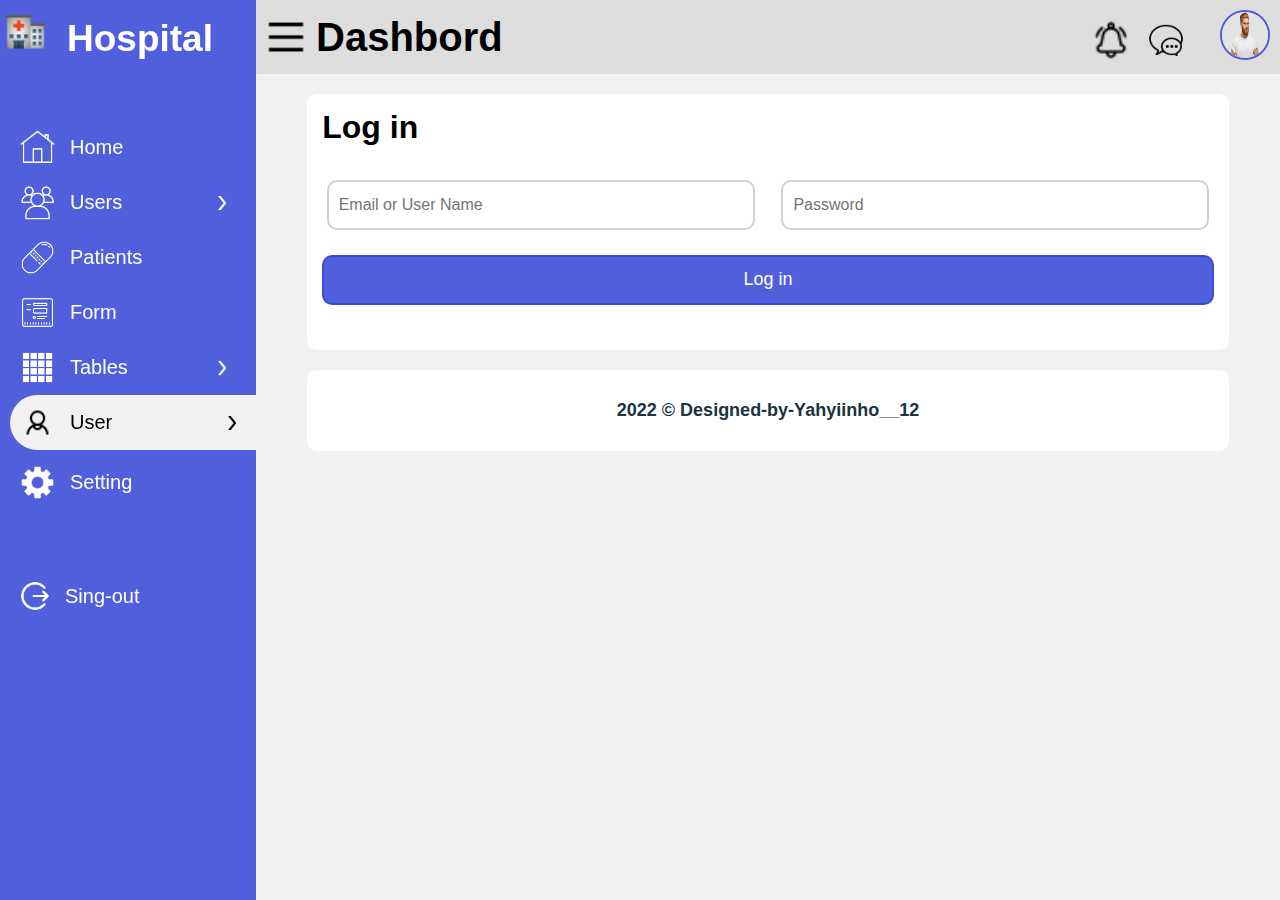
<file: login.html>
<!DOCTYPE html>
<html lang="en">
<head>
    <meta charset="UTF-8">
    <meta http-equiv="X-UA-Compatible" content="IE=edge">
    <meta name="viewport" content="width=device-width, initial-scale=1.0">
    <title>Hospital Dashbord</title>
    <link rel="stylesheet" href="style.css">
</head>
<body>
        <!-- ==================== nav ====================== -->
        <nav id="nav">
            <img src="images/icons8-cancel-64.png" class="close" alt="">
            <div class="logo">
                <img src="images/icons8-hospital-48.png" alt="">
                <h1>Hospital</h1>
            </div>
            <ul>
                <li>
                    <a href="index.html" >
                        <img src="images/icons8-home-50.png" alt="">
                        <div class="title">Home</div>
                    </a>
                </li>
                <li class="side">
                    <a href="#">
                        <img src="images/icons8-users-64.png" alt="">
                        <div class="title">Users</div>
                        <img src="images/icons8-chevron-right-30.png" class="image img" alt="">
                    </a>
                </li>
                <ul class="sidebar subMenu">
                    <li>
                        <img src="images/icons8-add-50.png" alt="">
                        <a href="addNewUser.html">Add New User</a>
                    </li>
                    <li>
                        <img src="images/icons8-list-view-50.png" alt="">
                        <a href="userlist.html">User list</a>
                    </li>
                </ul>
                <li>
                    <a href="patient.html">
                        <img src="images/icons8-pill-64.png"  alt="">
                        <div class="title">Patients</div>
                    </a>
                </li>
                <li>
                    <a href="form.html">
                        <img src="images/icons8-form-64.png" alt="">
                        <div class="title">Form</div>
                    </a>
                </li>
                <li class="side-1">
                    <a href="#">
                        <img src="images/icons8-grid-50.png" alt="">
                        <div class="title">Tables</div>
                        <img src="images/icons8-chevron-right-30.png" class="image img-1" alt="">
                    </a>
                </li>
                <ul class="sidebar-1 subMenu">
                    <li>
                        <img src="images/icons8-medical-doctor-64.png" alt="">
                        <a href="doctors.html">Table Doctors</a>
                    </li>
                    <li> 
                        <img src="images/icons8-nurse-64.png" alt="">
                        <a href="nurses.html">Table Nurses</a>
                    </li>
                </ul>
                <li class="side-2 active">
                    <a href="#">
                        <img src="images/icons8-user-32.png" alt="">
                        <div class="title">User</div>
                        <img src="images/icons8-chevron-right-30.png" class="image img-2" alt="">
                    </a>
                </li>
                <ul class="sidebar-2 subMenu">
                    <li class="Active-sub-menu">
                        <img src="images/icons8-login-50.png" alt="">
                        <a href="login.html">Log in</a>
                    </li>
                    <li>
                        <img src="images/icons8-register-64.png" alt="">
                        <a href="register.html">Register</a>
                    </li>
                    <li>
                        <img src="images/icons8-forgot-password-60.png" alt="">
                        <a href="forget.html">Forgot Password</a>
                    </li>
                </ul>
                <li>
                    <a href="#">
                        <img src="images/icons8-setting-48.png" alt="">
                        <div class="title">Setting</div>
                    </a>
                </li>
                <li>
                   
                </li>
            </ul>
            <div class="sign-out">
                <a href="#">
                    <img src="images/icons8-sign-out-50.png" alt="">
                    <div class="title">Sing-out</div>
                </a>
            </div>
        </nav>
        <!-- ==================== End nav ====================== -->

        <!-- ==================== Container ====================== -->
    <div class="container">
        <!-- ===================== Header ======================== -->
        <div class="header">
            <img src="images/icons8-menu-30.png" id="menu" alt="">
            <img src="images/icons8-menu-30.png" class="menu" alt="">
            <h1>Dashbord</h1>
            <div class="user">
                <img src="images/icons8-notification-bell-24.png" alt="">
                <img src="images/icons8-messages-50.png" alt="">
                <img src="images/profile.webp" class="profile" alt="">
            </div>
            <div class="log-out">
                <img src="images/icons8-cancel-64.png" class="cancel" alt="">
                <div class="user">
                    <img src="images/profile.webp" class="user-img" alt="">
                    <h2>John Smith</h2>
                </div>
                <ul>
                    <li>
                        <a href="#">
                            <img src="images/icons8-setting-48.png" alt="">
                            <div class="title">Setting</div>
                        </a>
                    </li>
                    <li>
                        <a href="#">
                            <img src="images/icons8-sign-out-50.png" alt="">
                            <div class="title">log out</div>
                        </a>
                    </li>
                </ul>
            </div>
        </div>
        <!-- ===================== End Header ======================== -->
        <!-- ===================== Log-in ======================== -->
        <div class="add-user">
            <h1>Log in</h1>
            <div class="input-box">
                <div class="input">
                    <input type="text" placeholder="Email or User Name">
                  </div>
                  <div class="input">
                    <input type="password" placeholder="Password">
                  </div>
                  <div class="btn"><input type="submit" value="Log in"></div>
            </div>
        </div>
        <!-- ===================== End Log-in ======================== -->

        <!-- ==================== Footer ====================== -->

        <div class="footer">
            <p> 2022 &copy; Designed-by-Yahyiinho__12</p>
        </div>
        <!-- ==================== End Footer ====================== -->
    </div>
        <!-- ==================== End Container ====================== -->
        <script>
            var sidebar = document.querySelector(".sidebar");
           var sidebar_1 = document.querySelector(".sidebar-1");
           var sidebar_2 = document.querySelector(".sidebar-2");
           var li = document.querySelector(".side");
           var li_1 = document.querySelector(".side-1");
           var li_2 = document.querySelector(".side-2");
           var img = document.querySelector(".img");
           var img1 = document.querySelector(".img-1");
           var img2 = document.querySelector(".img-2");
   
           var menu = document.querySelector("#menu");
           var Menu = document.querySelector(".menu");
           var Close = document.querySelector(".close");
           var container = document.querySelector(".container");
           var nav = document.querySelector("#nav");
   
           var profile = document.querySelector(".profile");
           var cancel = document.querySelector(".cancel");
           var logOut = document.querySelector(".log-out");
   
           logOut.style.right = '-100%';
           profile.onclick = function(){
               if(logOut.style.right == '-100%'){
                   logOut.style.right = '0%';
               }
               cancel.onclick = function(){
                   logOut.style.right = '-100%';
               }
           }
   
           menu.onclick = function(){
               container.classList.toggle("active");
               nav.classList.toggle("active");
           }
   
           sidebar.style.height = "0px";
           sidebar_1.style.height = "0px";
           sidebar_2.style.height = "0px";
           li.onclick = function(){
               if(sidebar.style.height == "0px"){
                   sidebar.style.height='110px';
                   sidebar.style.opacity = "1";
                   img.src="images/icons8-chevron-up-24.png";
               }else{
                   sidebar.style.height='0px';
                   img.src="images/icons8-chevron-right-30.png";
                   sidebar.style.opacity = "0";
               }
           }
           li_1.onclick = function(){
               if(sidebar_1.style.height == "0px"){
                   sidebar_1.style.height='110px';
                   sidebar_1.style.opacity = "1";
                   img1.src="images/icons8-chevron-up-24.png";
               }else{
                   sidebar_1.style.height='0px';
                   img1.src="images/icons8-chevron-right-30.png";
                   sidebar_1.style.opacity = "0";
               }
           }
           li_2.onclick = function(){
               if(sidebar_2.style.height == "0px"){
                   sidebar_2.style.height='150px';
                   sidebar_2.style.opacity = "1";
                   img2.src="images/icons8-chevron-up-24.png";
               }else{
                   sidebar_2.style.height='0px';
                   img2.src="images/icons8-chevron-right-30.png";
                   sidebar_2.style.opacity = "0";
               }
           }
           Menu.onclick = function(){
               nav.style.left = "0%";
           }
           Close.onclick = function(){
               nav.style.left = "0%";
               if(nav.style.left == "0%"){
                   nav.style.left = "-80%";
               }else{
                   nav.style.left = "0%";
               }
           }
           
       </script>
</body>
</html>
</file>
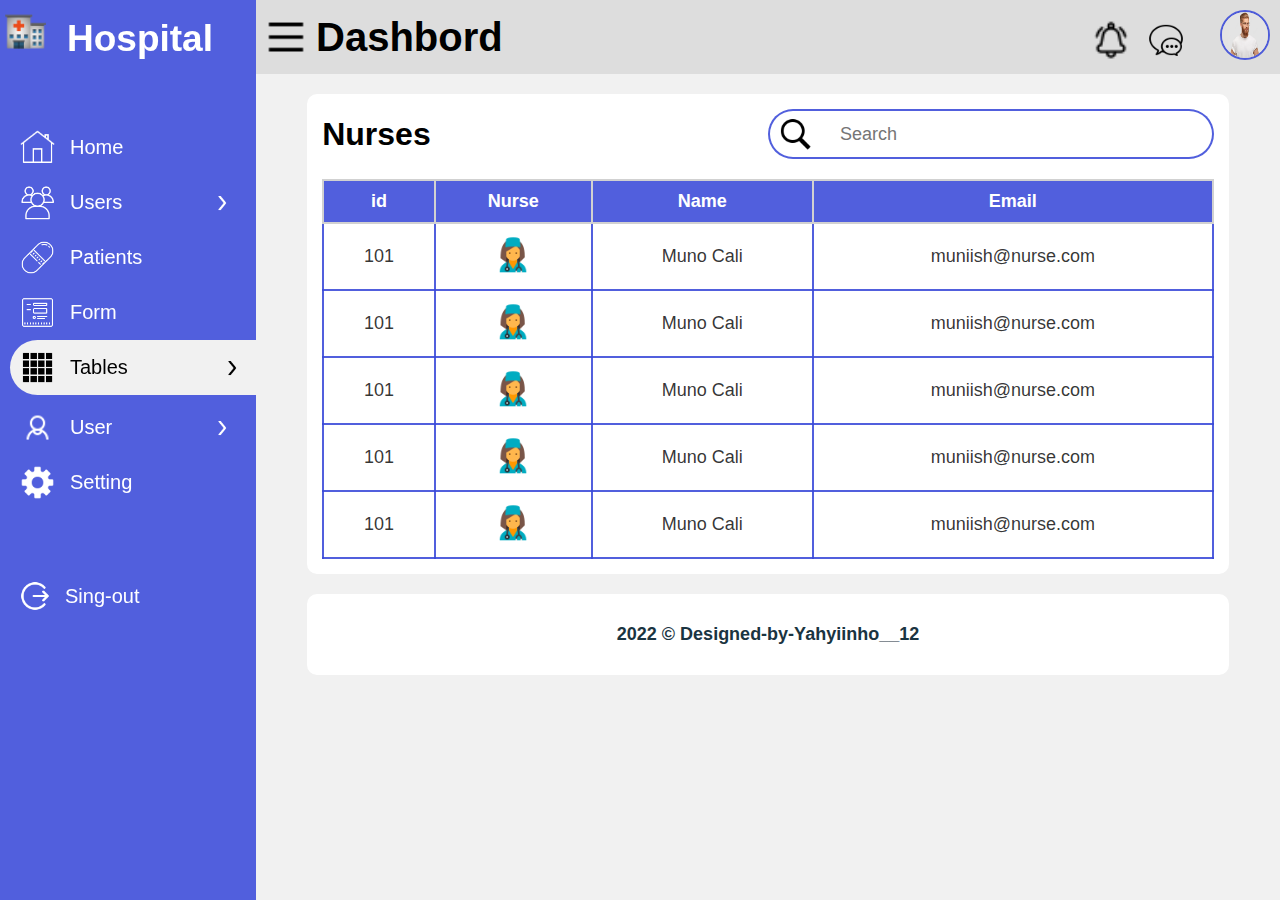
<file: nurses.html>
<!DOCTYPE html>
<html lang="en">
<head>
    <meta charset="UTF-8">
    <meta http-equiv="X-UA-Compatible" content="IE=edge">
    <meta name="viewport" content="width=device-width, initial-scale=1.0">
    <title>Hospital Dashbord</title>
    <link rel="stylesheet" href="style.css">
</head>
<body>
        <!-- ==================== nav ====================== -->
        <nav id="nav">
            <img src="images/icons8-cancel-64.png" class="close" alt="">
            <div class="logo">
                <img src="images/icons8-hospital-48.png" alt="">
                <h1>Hospital</h1>
            </div>
            <ul>
                <li>
                    <a href="index.html" >
                        <img src="images/icons8-home-50.png" alt="">
                        <div class="title">Home</div>
                    </a>
                </li>
                <li class="side">
                    <a href="#">
                        <img src="images/icons8-users-64.png" alt="">
                        <div class="title">Users</div>
                        <img src="images/icons8-chevron-right-30.png" class="image img" alt="">
                    </a>
                </li>
                <ul class="sidebar subMenu">
                    <li>
                        <img src="images/icons8-add-50.png" alt="">
                        <a href="addNewUser.html">Add New User</a>
                    </li>
                    <li>
                        <img src="images/icons8-list-view-50.png" alt="">
                        <a href="userlist.html">User list</a>
                    </li>
                </ul>
                <li>
                    <a href="patient.html">
                        <img src="images/icons8-pill-64.png"  alt="">
                        <div class="title">Patients</div>
                    </a>
                </li>
                <li>
                    <a href="form.html">
                        <img src="images/icons8-form-64.png" alt="">
                        <div class="title">Form</div>
                    </a>
                </li>
                <li class="side-1 active">
                    <a href="#">
                        <img src="images/icons8-grid-50.png" alt="">
                        <div class="title">Tables</div>
                        <img src="images/icons8-chevron-right-30.png" class="image img-1" alt="">
                    </a>
                </li>
                <ul class="sidebar-1 subMenu">
                    <li>
                        <img src="images/icons8-medical-doctor-64.png" alt="">
                        <a href="doctors.html">Table Doctors</a>
                    </li>
                    <li class="Active-sub-menu"> 
                        <img src="images/icons8-nurse-64.png" alt="">
                        <a href="nurses.html">Table Nurses</a>
                    </li>
                </ul>
                <li class="side-2">
                    <a href="#">
                        <img src="images/icons8-user-32.png" alt="">
                        <div class="title">User</div>
                        <img src="images/icons8-chevron-right-30.png" class="image img-2" alt="">
                    </a>
                </li>
                <ul class="sidebar-2 subMenu">
                    <li>
                        <img src="images/icons8-login-50.png" alt="">
                        <a href="login.html">Log in</a>
                    </li>
                    <li>
                        <img src="images/icons8-register-64.png" alt="">
                        <a href="register.html">Register</a>
                    </li>
                    <li>
                        <img src="images/icons8-forgot-password-60.png" alt="">
                        <a href="forget.html">Forgot Password</a>
                    </li>
                </ul>
                <li>
                    <a href="#">
                        <img src="images/icons8-setting-48.png" alt="">
                        <div class="title">Setting</div>
                    </a>
                </li>
                <li>
                   
                </li>
            </ul>
            <div class="sign-out">
                <a href="#">
                    <img src="images/icons8-sign-out-50.png" alt="">
                    <div class="title">Sing-out</div>
                </a>
            </div>
        </nav>
        <!-- ==================== End nav ====================== -->

        <!-- ==================== Container ====================== -->
    <div class="container">
        <!-- ===================== Header ======================== -->
        <div class="header">
            <img src="images/icons8-menu-30.png" id="menu" alt="">
            <img src="images/icons8-menu-30.png" class="menu" alt="">
            <h1>Dashbord</h1>
            <div class="user">
                <img src="images/icons8-notification-bell-24.png" alt="">
                <img src="images/icons8-messages-50.png" alt="">
                <img src="images/profile.webp" class="profile" alt="">
            </div>
            <div class="log-out">
                <img src="images/icons8-cancel-64.png" class="cancel" alt="">
                <div class="user">
                    <img src="images/profile.webp" class="user-img" alt="">
                    <h2>John Smith</h2>
                </div>
                <ul>
                    <li>
                        <a href="#">
                            <img src="images/icons8-setting-48.png" alt="">
                            <div class="title">Setting</div>
                        </a>
                    </li>
                    <li>
                        <a href="#">
                            <img src="images/icons8-sign-out-50.png" alt="">
                            <div class="title">log out</div>
                        </a>
                    </li>
                </ul>
            </div>
        </div>
        <!-- ===================== End Header ======================== -->
        <!-- ===================== patient ======================== -->
       <div class="patient">
        <div class="title">
            <h1>Nurses</h1>
            <div class="search">
                <label>
                    <input type="search" placeholder="Search">
                    <img src="images/icons8-search-50.png" alt="">
                </label>
            </div>
        </div>
        <div class="tabale">
            <table>
                <tr>
                    <th>id</th>
                    <th>Nurse</th>
                    <th>Name</th>
                    <th>Email</th>
                </tr>
                <tr>
                    <td>101</td>
                    <td><img src="images/icons8-doctor-female-48.png" alt=""></td>
                    <td>Muno Cali</td>
                    <td>muniish@nurse.com</td>
                </tr>
                <tr>
                    <td>101</td>
                    <td><img src="images/icons8-doctor-female-48.png" alt=""></td>
                    <td>Muno Cali</td>
                    <td>muniish@nurse.com</td>
                </tr>
                <tr>
                    <td>101</td>
                    <td><img src="images/icons8-doctor-female-48.png" alt=""></td>
                    <td>Muno Cali</td>
                    <td>muniish@nurse.com</td>
                </tr>
                <tr>
                    <td>101</td>
                    <td><img src="images/icons8-doctor-female-48.png" alt=""></td>
                    <td>Muno Cali</td>
                    <td>muniish@nurse.com</td>
                </tr>
                <tr>
                    <td>101</td>
                    <td><img src="images/icons8-doctor-female-48.png" alt=""></td>
                    <td>Muno Cali</td>
                    <td>muniish@nurse.com</td>
                </tr>
            </table>
        </div>
       </div>
        <!-- ===================== End patient ======================== -->


        <!-- ==================== Footer ====================== -->

        <div class="footer">
            <p> 2022 &copy; Designed-by-Yahyiinho__12</p>
        </div>
        <!-- ==================== End Footer ====================== -->
    </div>
        <!-- ==================== End Container ====================== -->
        <script>
            var sidebar = document.querySelector(".sidebar");
           var sidebar_1 = document.querySelector(".sidebar-1");
           var sidebar_2 = document.querySelector(".sidebar-2");
           var li = document.querySelector(".side");
           var li_1 = document.querySelector(".side-1");
           var li_2 = document.querySelector(".side-2");
           var img = document.querySelector(".img");
           var img1 = document.querySelector(".img-1");
           var img2 = document.querySelector(".img-2");
   
           var menu = document.querySelector("#menu");
           var Menu = document.querySelector(".menu");
           var Close = document.querySelector(".close");
           var container = document.querySelector(".container");
           var nav = document.querySelector("#nav");
   
           var profile = document.querySelector(".profile");
           var cancel = document.querySelector(".cancel");
           var logOut = document.querySelector(".log-out");
   
           logOut.style.right = '-100%';
           profile.onclick = function(){
               if(logOut.style.right == '-100%'){
                   logOut.style.right = '0%';
               }
               cancel.onclick = function(){
                   logOut.style.right = '-100%';
               }
           }
   
           menu.onclick = function(){
               container.classList.toggle("active");
               nav.classList.toggle("active");
           }
   
           sidebar.style.height = "0px";
           sidebar_1.style.height = "0px";
           sidebar_2.style.height = "0px";
           li.onclick = function(){
               if(sidebar.style.height == "0px"){
                   sidebar.style.height='110px';
                   sidebar.style.opacity = "1";
                   img.src="images/icons8-chevron-up-24.png";
               }else{
                   sidebar.style.height='0px';
                   img.src="images/icons8-chevron-right-30.png";
                   sidebar.style.opacity = "0";
               }
           }
           li_1.onclick = function(){
               if(sidebar_1.style.height == "0px"){
                   sidebar_1.style.height='110px';
                   sidebar_1.style.opacity = "1";
                   img1.src="images/icons8-chevron-up-24.png";
               }else{
                   sidebar_1.style.height='0px';
                   img1.src="images/icons8-chevron-right-30.png";
                   sidebar_1.style.opacity = "0";
               }
           }
           li_2.onclick = function(){
               if(sidebar_2.style.height == "0px"){
                   sidebar_2.style.height='150px';
                   sidebar_2.style.opacity = "1";
                   img2.src="images/icons8-chevron-up-24.png";
               }else{
                   sidebar_2.style.height='0px';
                   img2.src="images/icons8-chevron-right-30.png";
                   sidebar_2.style.opacity = "0";
               }
           }
           Menu.onclick = function(){
               nav.style.left = "0%";
           }
           Close.onclick = function(){
               nav.style.left = "0%";
               if(nav.style.left == "0%"){
                   nav.style.left = "-80%";
               }else{
                   nav.style.left = "0%";
               }
           }
           
       </script>
</body>
</html>
</file>
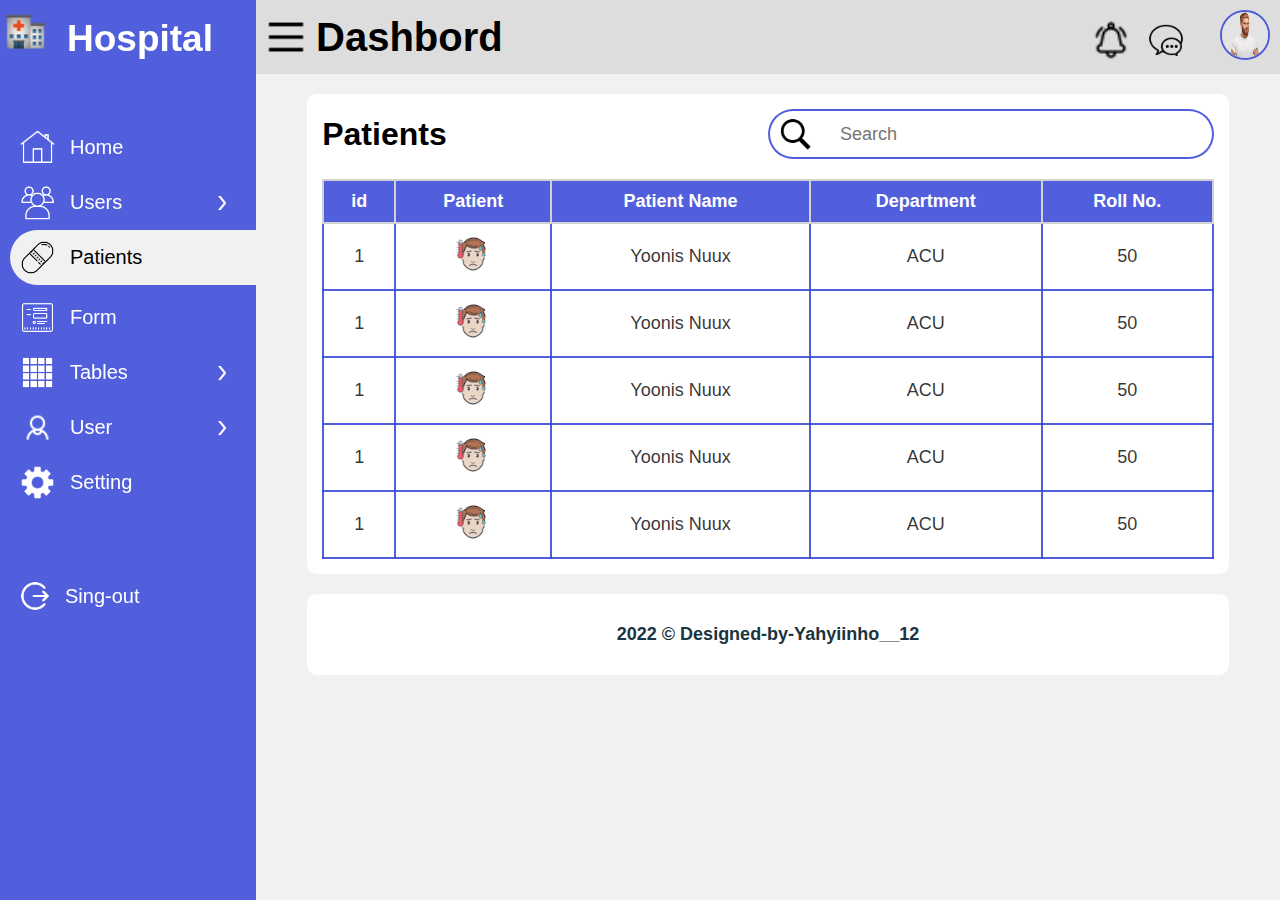
<file: patient.html>
<!DOCTYPE html>
<html lang="en">
<head>
    <meta charset="UTF-8">
    <meta http-equiv="X-UA-Compatible" content="IE=edge">
    <meta name="viewport" content="width=device-width, initial-scale=1.0">
    <title>Hospital Dashbord</title>
    <link rel="stylesheet" href="style.css">
</head>
<body>
        <!-- ==================== nav ====================== -->
        <nav id="nav">
            <img src="images/icons8-cancel-64.png" class="close" alt="">
            <div class="logo">
                <img src="images/icons8-hospital-48.png" alt="">
                <h1>Hospital</h1>
            </div>
            <ul>
                <li>
                    <a href="index.html" >
                        <img src="images/icons8-home-50.png" alt="">
                        <div class="title">Home</div>
                    </a>
                </li>
                <li class="side">
                    <a href="#">
                        <img src="images/icons8-users-64.png" alt="">
                        <div class="title">Users</div>
                        <img src="images/icons8-chevron-right-30.png" class="image img" alt="">
                    </a>
                </li>
                <ul class="sidebar subMenu">
                    <li>
                        <img src="images/icons8-add-50.png" alt="">
                        <a href="addNewUser.html">Add New User</a>
                    </li>
                    <li>
                        <img src="images/icons8-list-view-50.png" alt="">
                        <a href="userlist.html">User list</a>
                    </li>
                </ul>
                <li class="active">
                    <a href="patient.html">
                        <img src="images/icons8-pill-64.png"  alt="">
                        <div class="title">Patients</div>
                    </a>
                </li>
                <li>
                    <a href="form.html">
                        <img src="images/icons8-form-64.png" alt="">
                        <div class="title">Form</div>
                    </a>
                </li>
                <li class="side-1">
                    <a href="#">
                        <img src="images/icons8-grid-50.png" alt="">
                        <div class="title">Tables</div>
                        <img src="images/icons8-chevron-right-30.png" class="image img-1" alt="">
                    </a>
                </li>
                <ul class="sidebar-1 subMenu">
                    <li>
                        <img src="images/icons8-medical-doctor-64.png" alt="">
                        <a href="doctors.html">Table Doctors</a>
                    </li>
                    <li> 
                        <img src="images/icons8-nurse-64.png" alt="">
                        <a href="nurses.html">Table Nurses</a>
                    </li>
                </ul>
                <li class="side-2">
                    <a href="#">
                        <img src="images/icons8-user-32.png" alt="">
                        <div class="title">User</div>
                        <img src="images/icons8-chevron-right-30.png" class="image img-2" alt="">
                    </a>
                </li>
                <ul class="sidebar-2 subMenu">
                    <li>
                        <img src="images/icons8-login-50.png" alt="">
                        <a href="login.html">Log in</a>
                    </li>
                    <li>
                        <img src="images/icons8-register-64.png" alt="">
                        <a href="register.html">Register</a>
                    </li>
                    <li>
                        <img src="images/icons8-forgot-password-60.png" alt="">
                        <a href="forget.html">Forgot Password</a>
                    </li>
                </ul>
                <li>
                    <a href="#">
                        <img src="images/icons8-setting-48.png" alt="">
                        <div class="title">Setting</div>
                    </a>
                </li>
                <li>
                   
                </li>
            </ul>
            <div class="sign-out">
                <a href="#">
                    <img src="images/icons8-sign-out-50.png" alt="">
                    <div class="title">Sing-out</div>
                </a>
            </div>
        </nav>
        <!-- ==================== End nav ====================== -->

        <!-- ==================== Container ====================== -->
    <div class="container">
        <!-- ===================== Header ======================== -->
        <div class="header">
            <img src="images/icons8-menu-30.png" id="menu" alt="">
            <img src="images/icons8-menu-30.png" class="menu" alt="">
            <h1>Dashbord</h1>
            <div class="user">
                <img src="images/icons8-notification-bell-24.png" alt="">
                <img src="images/icons8-messages-50.png" alt="">
                <img src="images/profile.webp" class="profile" alt="">
            </div>
            <div class="log-out">
                <img src="images/icons8-cancel-64.png" class="cancel" alt="">
                <div class="user">
                    <img src="images/profile.webp" class="user-img" alt="">
                    <h2>John Smith</h2>
                </div>
                <ul>
                    <li>
                        <a href="#">
                            <img src="images/icons8-setting-48.png" alt="">
                            <div class="title">Setting</div>
                        </a>
                    </li>
                    <li>
                        <a href="#">
                            <img src="images/icons8-sign-out-50.png" alt="">
                            <div class="title">log out</div>
                        </a>
                    </li>
                </ul>
            </div>
        </div>
        <!-- ===================== End Header ======================== -->
        <!-- ===================== patient ======================== -->
       <div class="patient">
        <div class="title">
            <h1>Patients</h1>
            <div class="search">
                <label>
                    <input type="search" placeholder="Search">
                    <img src="images/icons8-search-50.png" alt="">
                </label>
            </div>
        </div>
        <div class="tabale">
            <table>
                <tr>
                    <th>id</th>
                    <th>Patient</th>
                    <th>Patient Name</th>
                    <th>Department</th>
                    <th>Roll No.</th>
                </tr>
                <tr>
                    <td>1</td>
                    <td><img src="images/icons8-fever-100.png" alt=""></td>
                    <td>Yoonis Nuux</td>
                    <td>ACU</td>
                    <td>50</td>
                </tr>
                <tr>
                    <td>1</td>
                    <td><img src="images/icons8-fever-100.png" alt=""></td>
                    <td>Yoonis Nuux</td>
                    <td>ACU</td>
                    <td>50</td>
                </tr>
                <tr>
                    <td>1</td>
                    <td><img src="images/icons8-fever-100.png" alt=""></td>
                    <td>Yoonis Nuux</td>
                    <td>ACU</td>
                    <td>50</td>
                </tr>
                <tr>
                    <td>1</td>
                    <td><img src="images/icons8-fever-100.png" alt=""></td>
                    <td>Yoonis Nuux</td>
                    <td>ACU</td>
                    <td>50</td>
                </tr>
                <tr>
                    <td>1</td>
                    <td><img src="images/icons8-fever-100.png" alt=""></td>
                    <td>Yoonis Nuux</td>
                    <td>ACU</td>
                    <td>50</td>
                </tr>
            </table>
        </div>
       </div>
        <!-- ===================== End patient ======================== -->


        <!-- ==================== Footer ====================== -->

        <div class="footer">
            <p> 2022 &copy; Designed-by-Yahyiinho__12</p>
        </div>
        <!-- ==================== End Footer ====================== -->
    </div>
        <!-- ==================== End Container ====================== -->
        <script>
            var sidebar = document.querySelector(".sidebar");
           var sidebar_1 = document.querySelector(".sidebar-1");
           var sidebar_2 = document.querySelector(".sidebar-2");
           var li = document.querySelector(".side");
           var li_1 = document.querySelector(".side-1");
           var li_2 = document.querySelector(".side-2");
           var img = document.querySelector(".img");
           var img1 = document.querySelector(".img-1");
           var img2 = document.querySelector(".img-2");
   
           var menu = document.querySelector("#menu");
           var Menu = document.querySelector(".menu");
           var Close = document.querySelector(".close");
           var container = document.querySelector(".container");
           var nav = document.querySelector("#nav");
   
           var profile = document.querySelector(".profile");
           var cancel = document.querySelector(".cancel");
           var logOut = document.querySelector(".log-out");
   
           logOut.style.right = '-100%';
           profile.onclick = function(){
               if(logOut.style.right == '-100%'){
                   logOut.style.right = '0%';
               }
               cancel.onclick = function(){
                   logOut.style.right = '-100%';
               }
           }
   
           menu.onclick = function(){
               container.classList.toggle("active");
               nav.classList.toggle("active");
           }
   
           sidebar.style.height = "0px";
           sidebar_1.style.height = "0px";
           sidebar_2.style.height = "0px";
           li.onclick = function(){
               if(sidebar.style.height == "0px"){
                   sidebar.style.height='110px';
                   sidebar.style.opacity = "1";
                   img.src="images/icons8-chevron-up-24.png";
               }else{
                   sidebar.style.height='0px';
                   img.src="images/icons8-chevron-right-30.png";
                   sidebar.style.opacity = "0";
               }
           }
           li_1.onclick = function(){
               if(sidebar_1.style.height == "0px"){
                   sidebar_1.style.height='110px';
                   sidebar_1.style.opacity = "1";
                   img1.src="images/icons8-chevron-up-24.png";
               }else{
                   sidebar_1.style.height='0px';
                   img1.src="images/icons8-chevron-right-30.png";
                   sidebar_1.style.opacity = "0";
               }
           }
           li_2.onclick = function(){
               if(sidebar_2.style.height == "0px"){
                   sidebar_2.style.height='150px';
                   sidebar_2.style.opacity = "1";
                   img2.src="images/icons8-chevron-up-24.png";
               }else{
                   sidebar_2.style.height='0px';
                   img2.src="images/icons8-chevron-right-30.png";
                   sidebar_2.style.opacity = "0";
               }
           }
           Menu.onclick = function(){
               nav.style.left = "0%";
           }
           Close.onclick = function(){
               nav.style.left = "0%";
               if(nav.style.left == "0%"){
                   nav.style.left = "-80%";
               }else{
                   nav.style.left = "0%";
               }
           }
           
       </script>
</body>
</html>
</file>
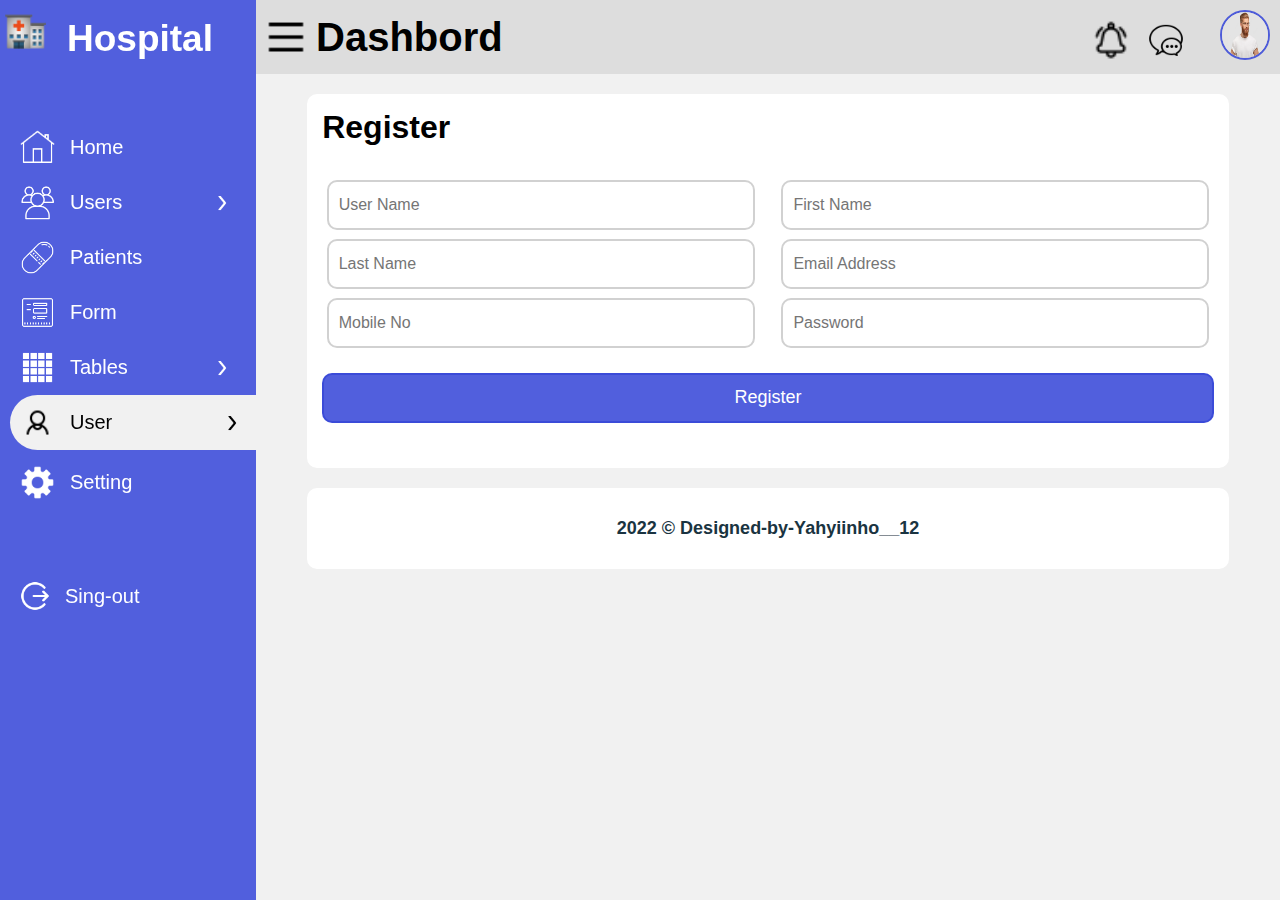
<file: register.html>
<!DOCTYPE html>
<html lang="en">
<head>
    <meta charset="UTF-8">
    <meta http-equiv="X-UA-Compatible" content="IE=edge">
    <meta name="viewport" content="width=device-width, initial-scale=1.0">
    <title>Hospital Dashbord</title>
    <link rel="stylesheet" href="style.css">
</head>
<body>
        <!-- ==================== nav ====================== -->
        <nav id="nav">
            <img src="images/icons8-cancel-64.png" class="close" alt="">
            <div class="logo">
                <img src="images/icons8-hospital-48.png" alt="">
                <h1>Hospital</h1>
            </div>
            <ul>
                <li>
                    <a href="index.html" >
                        <img src="images/icons8-home-50.png" alt="">
                        <div class="title">Home</div>
                    </a>
                </li>
                <li class="side">
                    <a href="#">
                        <img src="images/icons8-users-64.png" alt="">
                        <div class="title">Users</div>
                        <img src="images/icons8-chevron-right-30.png" class="image img" alt="">
                    </a>
                </li>
                <ul class="sidebar subMenu">
                    <li>
                        <img src="images/icons8-add-50.png" alt="">
                        <a href="addNewUser.html">Add New User</a>
                    </li>
                    <li>
                        <img src="images/icons8-list-view-50.png" alt="">
                        <a href="userlist.html">User list</a>
                    </li>
                </ul>
                <li>
                    <a href="patient.html">
                        <img src="images/icons8-pill-64.png"  alt="">
                        <div class="title">Patients</div>
                    </a>
                </li>
                <li>
                    <a href="form.html">
                        <img src="images/icons8-form-64.png" alt="">
                        <div class="title">Form</div>
                    </a>
                </li>
                <li class="side-1">
                    <a href="#">
                        <img src="images/icons8-grid-50.png" alt="">
                        <div class="title">Tables</div>
                        <img src="images/icons8-chevron-right-30.png" class="image img-1" alt="">
                    </a>
                </li>
                <ul class="sidebar-1 subMenu">
                    <li>
                        <img src="images/icons8-medical-doctor-64.png" alt="">
                        <a href="doctors.html">Table Doctors</a>
                    </li>
                    <li> 
                        <img src="images/icons8-nurse-64.png" alt="">
                        <a href="nurses.html">Table Nurses</a>
                    </li>
                </ul>
                <li class="side-2 active">
                    <a href="#">
                        <img src="images/icons8-user-32.png" alt="">
                        <div class="title">User</div>
                        <img src="images/icons8-chevron-right-30.png" class="image img-2" alt="">
                    </a>
                </li>
                <ul class="sidebar-2 subMenu">
                    <li>
                        <img src="images/icons8-login-50.png" alt="">
                        <a href="login.html">Log in</a>
                    </li>
                    <li class="Active-sub-menu">
                        <img src="images/icons8-register-64.png" alt="">
                        <a href="register.html">Register</a>
                    </li>
                    <li>
                        <img src="images/icons8-forgot-password-60.png" alt="">
                        <a href="forget.html">Forgot Password</a>
                    </li>
                </ul>
                <li>
                    <a href="#">
                        <img src="images/icons8-setting-48.png" alt="">
                        <div class="title">Setting</div>
                    </a>
                </li>
                <li>
                   
                </li>
            </ul>
            <div class="sign-out">
                <a href="#">
                    <img src="images/icons8-sign-out-50.png" alt="">
                    <div class="title">Sing-out</div>
                </a>
            </div>
        </nav>
        <!-- ==================== End nav ====================== -->

        <!-- ==================== Container ====================== -->
    <div class="container">
        <!-- ===================== Header ======================== -->
        <div class="header">
            <img src="images/icons8-menu-30.png" id="menu" alt="">
            <img src="images/icons8-menu-30.png" class="menu" alt="">
            <h1>Dashbord</h1>
            <div class="user">
                <img src="images/icons8-notification-bell-24.png" alt="">
                <img src="images/icons8-messages-50.png" alt="">
                <img src="images/profile.webp" class="profile" alt="">
            </div>
            <div class="log-out">
                <img src="images/icons8-cancel-64.png" class="cancel" alt="">
                <div class="user">
                    <img src="images/profile.webp" class="user-img" alt="">
                    <h2>John Smith</h2>
                </div>
                <ul>
                    <li>
                        <a href="#">
                            <img src="images/icons8-setting-48.png" alt="">
                            <div class="title">Setting</div>
                        </a>
                    </li>
                    <li>
                        <a href="#">
                            <img src="images/icons8-sign-out-50.png" alt="">
                            <div class="title">log out</div>
                        </a>
                    </li>
                </ul>
            </div>
        </div>
        <!-- ===================== End Header ======================== -->
        <!-- ===================== Register ======================== -->
        <div class="add-user">
            <h1>Register</h1>
            <div class="input-box">
                <div class="input">
                    <input type="text" placeholder="User Name">
                  </div>
                  <div class="input">
                    <input type="text" placeholder="First Name">
                  </div>
                  <div class="input">
                    <input type="text" placeholder="Last Name">
                  </div>
                  <div class="input">
                    <input type="text" placeholder="Email Address">
                  </div>
                  <div class="input">
                    <input type="text" placeholder="Mobile No">
                  </div>
                  <div class="input">
                    <input type="text" placeholder="Password">
                  </div>
                  <div class="btn"><input type="submit" value="Register"></div>
            </div>
        </div>
        <!-- ===================== End Register ======================== -->

        <!-- ==================== Footer ====================== -->

        <div class="footer">
            <p> 2022 &copy; Designed-by-Yahyiinho__12</p>
        </div>
        <!-- ==================== End Footer ====================== -->
    </div>
        <!-- ==================== End Container ====================== -->
        <script>
            var sidebar = document.querySelector(".sidebar");
           var sidebar_1 = document.querySelector(".sidebar-1");
           var sidebar_2 = document.querySelector(".sidebar-2");
           var li = document.querySelector(".side");
           var li_1 = document.querySelector(".side-1");
           var li_2 = document.querySelector(".side-2");
           var img = document.querySelector(".img");
           var img1 = document.querySelector(".img-1");
           var img2 = document.querySelector(".img-2");
   
           var menu = document.querySelector("#menu");
           var Menu = document.querySelector(".menu");
           var Close = document.querySelector(".close");
           var container = document.querySelector(".container");
           var nav = document.querySelector("#nav");
   
           var profile = document.querySelector(".profile");
           var cancel = document.querySelector(".cancel");
           var logOut = document.querySelector(".log-out");
   
           logOut.style.right = '-100%';
           profile.onclick = function(){
               if(logOut.style.right == '-100%'){
                   logOut.style.right = '0%';
               }
               cancel.onclick = function(){
                   logOut.style.right = '-100%';
               }
           }
   
           menu.onclick = function(){
               container.classList.toggle("active");
               nav.classList.toggle("active");
           }
   
           sidebar.style.height = "0px";
           sidebar_1.style.height = "0px";
           sidebar_2.style.height = "0px";
           li.onclick = function(){
               if(sidebar.style.height == "0px"){
                   sidebar.style.height='110px';
                   sidebar.style.opacity = "1";
                   img.src="images/icons8-chevron-up-24.png";
               }else{
                   sidebar.style.height='0px';
                   img.src="images/icons8-chevron-right-30.png";
                   sidebar.style.opacity = "0";
               }
           }
           li_1.onclick = function(){
               if(sidebar_1.style.height == "0px"){
                   sidebar_1.style.height='110px';
                   sidebar_1.style.opacity = "1";
                   img1.src="images/icons8-chevron-up-24.png";
               }else{
                   sidebar_1.style.height='0px';
                   img1.src="images/icons8-chevron-right-30.png";
                   sidebar_1.style.opacity = "0";
               }
           }
           li_2.onclick = function(){
               if(sidebar_2.style.height == "0px"){
                   sidebar_2.style.height='150px';
                   sidebar_2.style.opacity = "1";
                   img2.src="images/icons8-chevron-up-24.png";
               }else{
                   sidebar_2.style.height='0px';
                   img2.src="images/icons8-chevron-right-30.png";
                   sidebar_2.style.opacity = "0";
               }
           }
           Menu.onclick = function(){
               nav.style.left = "0%";
           }
           Close.onclick = function(){
               nav.style.left = "0%";
               if(nav.style.left == "0%"){
                   nav.style.left = "-80%";
               }else{
                   nav.style.left = "0%";
               }
           }
           
       </script>
</body>
</html>
</file>
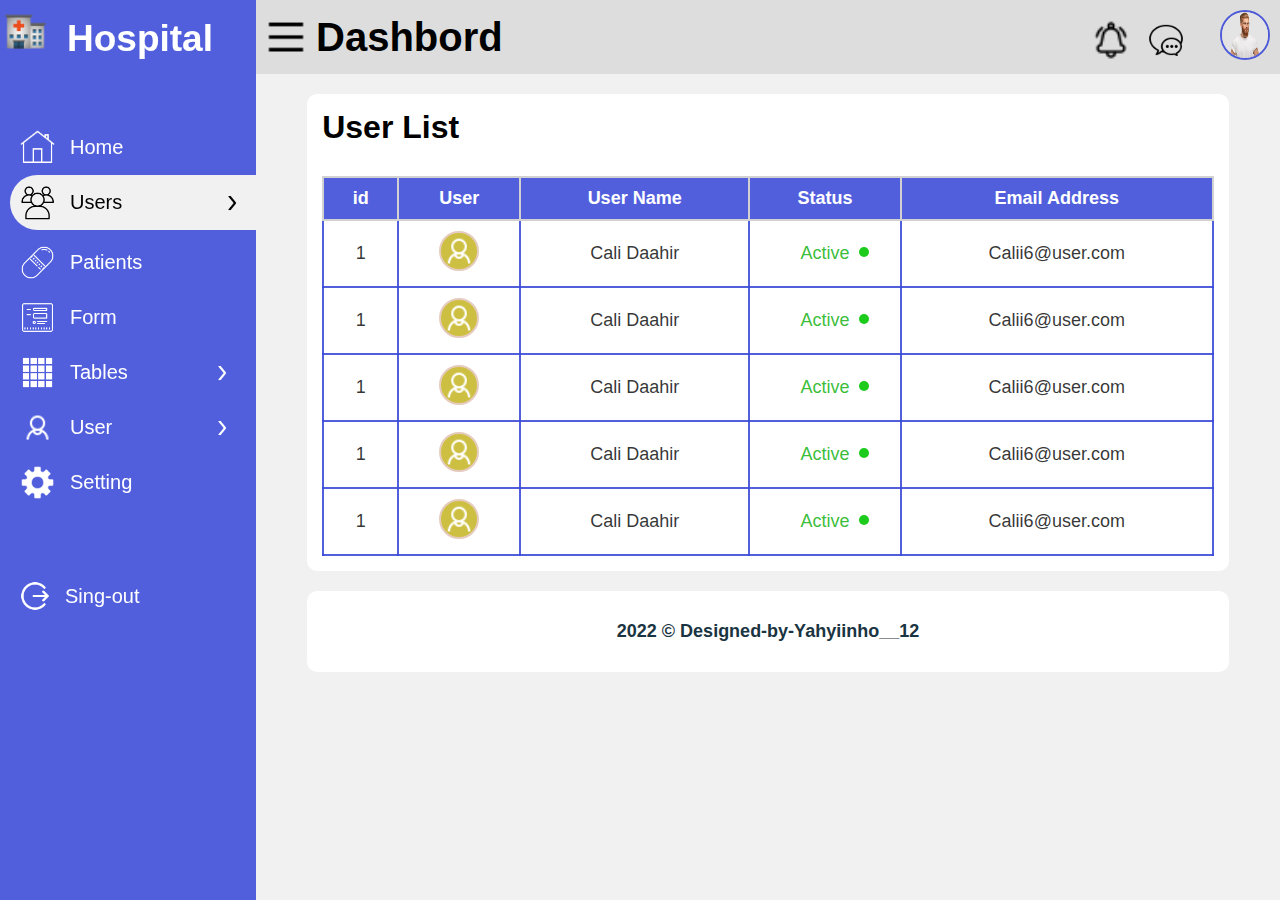
<file: userlist.html>
<!DOCTYPE html>
<html lang="en">
<head>
    <meta charset="UTF-8">
    <meta http-equiv="X-UA-Compatible" content="IE=edge">
    <meta name="viewport" content="width=device-width, initial-scale=1.0">
    <title>Hospital Dashbord</title>
    <link rel="stylesheet" href="style.css">
</head>
<body>
        <!-- ==================== nav ====================== -->
        <nav id="nav">
            <img src="images/icons8-cancel-64.png" class="close" alt="">
            <div class="logo">
                <img src="images/icons8-hospital-48.png" alt="">
                <h1>Hospital</h1>
            </div>
            <ul>
                <li>
                    <a href="index.html" >
                        <img src="images/icons8-home-50.png" alt="">
                        <div class="title">Home</div>
                    </a>
                </li>
                <li class="side active">
                    <a href="#">
                        <img src="images/icons8-users-64.png" alt="">
                        <div class="title">Users</div>
                        <img src="images/icons8-chevron-right-30.png" class="image img" alt="">
                    </a>
                </li>
                <ul class="sidebar subMenu">
                    <li>
                        <img src="images/icons8-add-50.png" alt="">
                        <a href="addNewUser.html">Add New User</a>
                    </li>
                    <li class="Active-sub-menu">
                        <img src="images/icons8-list-view-50.png" alt="">
                        <a href="userlist.html">User list</a>
                    </li>
                </ul>
                <li>
                    <a href="patient.html">
                        <img src="images/icons8-pill-64.png"  alt="">
                        <div class="title">Patients</div>
                    </a>
                </li>
                <li>
                    <a href="form.html">
                        <img src="images/icons8-form-64.png" alt="">
                        <div class="title">Form</div>
                    </a>
                </li>
                <li class="side-1">
                    <a href="#">
                        <img src="images/icons8-grid-50.png" alt="">
                        <div class="title">Tables</div>
                        <img src="images/icons8-chevron-right-30.png" class="image img-1" alt="">
                    </a>
                </li>
                <ul class="sidebar-1 subMenu">
                    <li>
                        <img src="images/icons8-medical-doctor-64.png" alt="">
                        <a href="doctors.html">Table Doctors</a>
                    </li>
                    <li> 
                        <img src="images/icons8-nurse-64.png" alt="">
                        <a href="nurses.html">Table Nurses</a>
                    </li>
                </ul>
                <li class="side-2">
                    <a href="#">
                        <img src="images/icons8-user-32.png" alt="">
                        <div class="title">User</div>
                        <img src="images/icons8-chevron-right-30.png" class="image img-2" alt="">
                    </a>
                </li>
                <ul class="sidebar-2 subMenu">
                    <li>
                        <img src="images/icons8-login-50.png" alt="">
                        <a href="login.html">Log in</a>
                    </li>
                    <li>
                        <img src="images/icons8-register-64.png" alt="">
                        <a href="register.html">Register</a>
                    </li>
                    <li>
                        <img src="images/icons8-forgot-password-60.png" alt="">
                        <a href="forget.html">Forgot Password</a>
                    </li>
                </ul>
                <li>
                    <a href="#">
                        <img src="images/icons8-setting-48.png" alt="">
                        <div class="title">Setting</div>
                    </a>
                </li>
                <li>
                   
                </li>
            </ul>
            <div class="sign-out">
                <a href="#">
                    <img src="images/icons8-sign-out-50.png" alt="">
                    <div class="title">Sing-out</div>
                </a>
            </div>
        </nav>
        <!-- ==================== End nav ====================== -->

        <!-- ==================== Container ====================== -->
    <div class="container">
        <!-- ===================== Header ======================== -->
        <div class="header">
            <img src="images/icons8-menu-30.png" id="menu" alt="">
            <img src="images/icons8-menu-30.png" class="menu" alt="">
            <h1>Dashbord</h1>
            <div class="user">
                <img src="images/icons8-notification-bell-24.png" alt="">
                <img src="images/icons8-messages-50.png" alt="">
                <img src="images/profile.webp" class="profile" alt="">
            </div>
            <div class="log-out">
                <img src="images/icons8-cancel-64.png" class="cancel" alt="">
                <div class="user">
                    <img src="images/profile.webp" class="user-img" alt="">
                    <h2>John Smith</h2>
                </div>
                <ul>
                    <li>
                        <a href="#">
                            <img src="images/icons8-setting-48.png" alt="">
                            <div class="title">Setting</div>
                        </a>
                    </li>
                    <li>
                        <a href="#">
                            <img src="images/icons8-sign-out-50.png" alt="">
                            <div class="title">log out</div>
                        </a>
                    </li>
                </ul>
            </div>
        </div>
        <!-- ===================== End Header ======================== -->
        <!-- ===================== UserList ======================== -->
        <div class="userlist">
            <h1>User List</h1>
            <div class="tabale">
                <table>
                    <tr>
                        <th>id</th>
                        <th>User</th>
                        <th>User Name</th>
                        <th>Status</th>
                        <th>Email Address</th>
                    </tr>
                    <tr>
                        <td>1</td>
                        <td><img src="images/icons8-user-32.png" alt=""></td>
                        <td>Cali Daahir</td>
                        <td><span>Active</span></td>
                        <td>Calii6@user.com</td>
                    </tr>
                    <tr>
                        <td>1</td>
                        <td><img src="images/icons8-user-32.png" alt=""></td>
                        <td>Cali Daahir</td>
                        <td><span>Active</span></td>
                        <td>Calii6@user.com</td>
                    </tr>
                    <tr>
                        <td>1</td>
                        <td><img src="images/icons8-user-32.png" alt=""></td>
                        <td>Cali Daahir</td>
                        <td><span>Active</span></td>
                        <td>Calii6@user.com</td>
                    </tr>
                    <tr>
                        <td>1</td>
                        <td><img src="images/icons8-user-32.png" alt=""></td>
                        <td>Cali Daahir</td>
                        <td><span>Active</span></td>
                        <td>Calii6@user.com</td>
                    </tr>
                    <tr>
                        <td>1</td>
                        <td><img src="images/icons8-user-32.png" alt=""></td>
                        <td>Cali Daahir</td>
                        <td><span>Active</span></td>
                        <td>Calii6@user.com</td>
                    </tr>
                </table>
            </div>
        </div>
        <!-- ===================== End UserList ======================== -->


        <!-- ==================== Footer ====================== -->

        <div class="footer">
            <p> 2022 &copy; Designed-by-Yahyiinho__12</p>
        </div>
        <!-- ==================== End Footer ====================== -->
    </div>
        <!-- ==================== End Container ====================== -->
        <script>
            var sidebar = document.querySelector(".sidebar");
           var sidebar_1 = document.querySelector(".sidebar-1");
           var sidebar_2 = document.querySelector(".sidebar-2");
           var li = document.querySelector(".side");
           var li_1 = document.querySelector(".side-1");
           var li_2 = document.querySelector(".side-2");
           var img = document.querySelector(".img");
           var img1 = document.querySelector(".img-1");
           var img2 = document.querySelector(".img-2");
   
           var menu = document.querySelector("#menu");
           var Menu = document.querySelector(".menu");
           var Close = document.querySelector(".close");
           var container = document.querySelector(".container");
           var nav = document.querySelector("#nav");
   
           var profile = document.querySelector(".profile");
           var cancel = document.querySelector(".cancel");
           var logOut = document.querySelector(".log-out");
   
           logOut.style.right = '-100%';
           profile.onclick = function(){
               if(logOut.style.right == '-100%'){
                   logOut.style.right = '0%';
               }
               cancel.onclick = function(){
                   logOut.style.right = '-100%';
               }
           }
   
           menu.onclick = function(){
               container.classList.toggle("active");
               nav.classList.toggle("active");
           }
   
           sidebar.style.height = "0px";
           sidebar_1.style.height = "0px";
           sidebar_2.style.height = "0px";
           li.onclick = function(){
               if(sidebar.style.height == "0px"){
                   sidebar.style.height='110px';
                   sidebar.style.opacity = "1";
                   img.src="images/icons8-chevron-up-24.png";
               }else{
                   sidebar.style.height='0px';
                   img.src="images/icons8-chevron-right-30.png";
                   sidebar.style.opacity = "0";
               }
           }
           li_1.onclick = function(){
               if(sidebar_1.style.height == "0px"){
                   sidebar_1.style.height='110px';
                   sidebar_1.style.opacity = "1";
                   img1.src="images/icons8-chevron-up-24.png";
               }else{
                   sidebar_1.style.height='0px';
                   img1.src="images/icons8-chevron-right-30.png";
                   sidebar_1.style.opacity = "0";
               }
           }
           li_2.onclick = function(){
               if(sidebar_2.style.height == "0px"){
                   sidebar_2.style.height='150px';
                   sidebar_2.style.opacity = "1";
                   img2.src="images/icons8-chevron-up-24.png";
               }else{
                   sidebar_2.style.height='0px';
                   img2.src="images/icons8-chevron-right-30.png";
                   sidebar_2.style.opacity = "0";
               }
           }
           Menu.onclick = function(){
               nav.style.left = "0%";
           }
           Close.onclick = function(){
               nav.style.left = "0%";
               if(nav.style.left == "0%"){
                   nav.style.left = "-80%";
               }else{
                   nav.style.left = "0%";
               }
           }
           
       </script>
</body>
</html>
</file>
<file: style.css>
*{
    margin: 0;
    padding: 0;
    box-sizing: border-box;
    font-family: sans-serif;
}
:root{
    --color:#3949d8e0;
    --color1:#384298e0;
    --color2:#1a3441;
}
html{
    scroll-behavior: smooth;
}
/* ============================ Nav ============================== */
nav{
    position: fixed;
    height: 100vh;
    width: 20%;
    background-color: var(--color);
    /* padding: 10px; */
    left: 0;
    transition: .4s ease;
    overflow-x: hidden;
    overflow-y: auto;
}
nav.active{
    width: 7%;
}
.close{
    position: absolute;
    z-index: 8;
    width: 30px;
    top: 25px;
    filter: invert(1);
    left: 85%;
    cursor: pointer;
    display: none;
}
nav .logo{
    display: flex;
    height: 60px;
    align-items: center;
    margin-bottom: 60px;
    cursor: pointer;
}
nav .logo img{
    width: 50px;
    margin-right: 15px;
}
nav .logo h1{
    font-size: 37px;
    margin-left: 2px;
    margin-bottom: -18px;
    color: #fff;
}
nav ul li{
    width: 100%;
    /* margin-top: 10px; */
    padding: 10px;
    padding-left: 20px;
    cursor: pointer;
    list-style: none;
    transition: .4s ease;
    position: relative;
    z-index: 99;
}
nav ul .active{
    background-color: #f1f1f1;
    padding: 10px;
    margin-left: 10px;
    margin-bottom: 5px;
    border-top-left-radius: 30px;
    border-bottom-left-radius: 30px;
}
nav ul li:hover{
    transform: translateX(15px);
}
nav ul li a{
    width: 100%;
    display: flex;
    align-items: center;
    text-decoration: none;
    position: relative;
    transition: .4s ease;
}
nav ul li a:hover:before{
    content: "";
    position: absolute;
    width: 5px;
    height: 5px;
    border-radius: 50%;
    background-color: #fff;
    left: -18px;
}
nav ul li a img{
    width: 35px;
    filter: invert(1);
    margin-right: 15px;
}
nav ul .active a img{
    width: 35px;
    filter: invert(0);
    margin-right: 15px;
}
nav ul li a .pa{
    width: 35px;
    margin-right: 15px;
    filter: invert(0);
}
nav ul li a .image{
    width: 18px;
    position: absolute;
    right: 0px;
    transition: .4s ease;
}
nav.active .image{
    display: none;
}
nav ul li a .title{
    font-size: 20px;
    text-align: center;
    color: #fff;
}
nav ul .active a .title{
    font-size: 20px;
    text-align: center;
    color: #000;
}
nav ul .active a{
    color: #000;
    text-align: center;
}
.sign-out{
    width: 100%;
    margin-top: 20%;
    padding-left: 20px;
    transition: .4s ease;
}
.sign-out:hover{
    transform: translateX(15px);
}
.sign-out a{
    width: 100%;
    display: flex;
    align-items: center;
    text-decoration: none;
    position: relative;
    transition: .4s ease;
}
.sign-out a:hover:before{
    content: "";
    position: absolute;
    width: 5px;
    height: 5px;
    border-radius: 50%;
    background-color: #fff;
    left: -18px;
}
.sign-out a img{
    filter: invert(1);
    margin-right: 15px;
    width: 30px;
}
.sign-out a .title{
    font-size: 20px;
    color: #fff;
}
.sidebar,.sidebar-1,.sidebar-2{
    padding-left: 20px;
    transition: .4s ease;
    height: 0px;
    background-color: var(--color1);
    opacity: 0;
    transition: .4s ease;
}
.sidebar li,.sidebar-1 li,.sidebar-2 li{
    padding-left: 40px;
}
.subMenu img{
    width: 30px;
    filter: invert(1);
    display: inline;
    margin-right: 5px;
    margin-bottom: -10px;
}
.subMenu a{
    display: inline;
}
.sidebar a{
    color: #fff;
    font-size: 18px;
}
.sidebar-1 a{
    color: #fff;
    font-size: 18px;
}
.sidebar-2 a{
    font-size: 18px;
    color: #fff;
}
@media (max-width: 1260px){
    nav{
        width: 5%;
    }
    nav.active{
        width: 18%;
    }
    nav.active .image{
        display: block;
    }
    nav ul li a .image{
        display: none;
    }
}
@media (max-width: 1115px){
    nav{
        width: 6%;
    }
    nav.active{
        width: 18%;
    }
    nav.active .image{
        display: block;
    }
    nav ul li a .image{
        display: none;
    }
    nav .logo img{
        width: 45px;
        margin-right: 18px;
    }
    nav .logo h1{
        font-size: 30px;
        margin-left: 2px;
        margin-bottom: -18px;
        color: #fff;
    }
}
@media (max-width: 900px){
    nav{
        width: 7%;
    }
    nav.active{
        width: 23%;
    }
    nav.active .image{
        display: block;
    }
    nav ul li a .image{
        display: none;
    }
    nav .logo img{
        width: 45px;
        margin-right: 18px;
    }
    nav .logo h1{
        font-size: 30px;
        margin-left: 2px;
        margin-bottom: -18px;
        color: #fff;
    }
}
@media (max-width: 800px){
    nav{
        position: fixed;
        left: -80%;
        z-index: 3;
        height: 100vh;
        top: 0;
        bottom: 0%;
        width: 40%;
    }
    .close{
        position: absolute;
        z-index: 8;
        width: 30px;
        top: 25px;
        filter: invert(1);
        left: 85%;
        cursor: pointer;
        display: block;
        transition: .4s ease;
    }
    nav ul li a .image{
        display: block;
    }
}
@media (max-width: 600px){
    nav{
        position: fixed;
        left: -80%;
        z-index: 3;
        height: 100vh;
        top: 0;
        bottom: 0%;
        width: 60%;
    }
}
/* ============================ End Nav ============================== */

/* ========================== container ================================= */
.container{
    width: 80%;
    min-height: 100vh;
    background-color: #f1f1f1;
    position: absolute;
    left: 20%;
    transition: .4s ease;
    overflow-x: hidden;
    position: relative;
}
.container.active{
    width: 93%;
    left: 5%;
}
/* ============================ Header ============================== */
.container .header{
    position: relative;
    display: flex;
    width: 100%;
    background-color: #ddd;
    padding: 10px;
    justify-content: space-between;
    z-index: 2;
}
.container .header h1{
    font-size: 40px;
    position: absolute;
    left: 60px;
    bottom: 14px;
}
.container .header img{
    cursor: pointer;
    width: 40px;
}
.container .header .user img{
    width: 40px;
    margin-left: 10px;
}
.container .header .menu{
    position: absolute;
    left: 8px;
    width: 45px;
    height: 50px;
    display: none;
}
.container .header .user .profile{
    width: 50px;
    height: 50px;
    border-radius: 50%;
    margin-left: 30px;
    border: 2px solid var(--color);
    cursor: pointer;
    transition: .4s ease;
}
.log-out{
    position: absolute;
    top: 0;
    right: -100%;
    background-color: var(--color2);
    border-radius: 6px;
    box-shadow: 0 5px 20px 3px #ddd;
    padding: 20px;
    transition: all .4s ease-in-out;
}
.log-out .cancel{
    position: absolute;
    top:20px;
    right: 10px;
    filter: invert(1);
    width: 40px;
}
.log-out .user-img{
    width: 50px;
    height: 50px;
    border-radius: 50%;
    border: 2px solid #fff;
    margin-right: 10px;
    cursor: pointer;
}
.log-out .user{
    display: flex;
    align-items: center;
    margin-right: 80px;
    margin-bottom: 40px;
}
.log-out .user h2{
    /* margin-top: 10px; */
    color: #fff;
}
.log-out ul{
    margin-top: 40px;
}
.log-out ul li{
    width: 100%;
    margin-bottom: 20px;
    list-style: none;
}
.log-out ul li a{
    color: #fff;
    text-decoration: none;
    font-size: 20px;
    display: flex;
    align-items: center;
}
.log-out ul li a img{
    filter: invert(1);
    width: 30px;
    margin-right: 10px;
}
/* ============================ End Header ============================== */

/* ==================== contant =========================== */
.contant{
    width: 90%;
    margin: 0px auto;
    display: flex;
    flex-wrap: wrap;
    justify-content: space-between;
    padding: 30px 0;
}
.contant .boxe{
    flex-basis: 24%;
    padding: 10px;
    display: flex;
    justify-content: space-between;
    margin-top: 20px;
    border-radius: 6px;
    align-items: center;
    cursor: pointer;
    background-color: #fff;
    box-shadow: 0 5px 20px 3px #ddd;
    transition: .4s ease;
}
.contant .boxe img{
    width: 80px;
    margin-left: 10px;
}
.contant .boxe:hover{
    background-color: var(--color);
    color: #fff;
}
.contant .boxe h2{
    font-size: 40px;
    margin-bottom: 5px;
}
.contant .boxe p{
    font-size: 20px;
    color: rgba(0,0,0,0.6);
    transition: all .4s ease;
}
.contant .boxe:hover p{
    font-size: 20px;
    color: #ddd;
}
@media (max-width: 1260px){
    .container{
        width: 95%;
        min-height: 100vh;
        background-color: #f1f1f1;
        position: absolute;
        left: 5%;
        transition: .4s ease;
        overflow-x: hidden;
    }
    .container.active{
        width: 82%;
        left: 18%;
    }
    .contant .boxe{
        flex-basis: 48%;
        margin: 1%;
    }
}
@media (max-width: 1115px){
    .container{
        width: 93%;
        left: 6%;
    }
}
@media (max-width: 900px){
    .container{
        width: 93%;
        left: 7%;
    }
    .container.active{
        width: 80%;
        left: 23%;
    }
}
@media (max-width: 800px){
    .container{
        width: 100%;
        left: 0;
    }
    .container #menu{
        visibility: hidden;
    }
    .container .header .menu{
        display: block;
    }
}
@media (max-width: 590px){
    .contant .boxe{
        flex-basis: 100%;
        margin: 2% 0;
    }
}
/* ==================== End contant =========================== */
/* ==================== Survey =========================== */
.survey{
    width: 90%;
    padding: 15px;
    margin: 20px auto;
    background-color: #fff;
    border-radius: 10px;
}
.survey .title{
    border-bottom: 2px solid #d1d1d1;
    line-height: 2.5;
    color: var(--color2);
    margin-bottom: 20px;
}
.survey img{
    width: 100%;
    cursor: pointer;
}
.survey .boxes{
    display: flex;
    justify-content: space-between;
    flex-wrap: wrap;
}
.survey .boxes .box{
    flex-basis: 25%;
}
.survey .boxes h1{
    color: var(--color2);
    margin-bottom: 5px;
    font-size: 40px;
}
.survey .boxes p{
    color: rgba(0,0,0,0.6);
    font-size: 18px;
}
@media (max-width: 900px){
    .survey .boxes .box{
        flex-basis: 50%;
        margin: 2% 0;
    }
}
/* ==================== End Survey =========================== */

/* ==================== Staf =========================== */
.stafs{
    width: 90%;
    margin: 20px auto;
    background-color: #fff;
    padding: 15px;
    border-radius: 10px;
    overflow-x: auto;
}
.stafs h1{
    display: block;
    color: var(--color2);
    margin-bottom: 30px;
}
.stafs .staff{
    width: 100%;
    display: flex;
    justify-content: space-between;
    flex-wrap: wrap;
}
.stafs .staff .staf{
    flex-basis: 25%;
    display: flex;
    align-items: center;
    flex-direction: column;
    margin: 5% 0%;
    cursor: pointer;
}
.stafs .staf img{
    width: 200px;
    height: 250px;
    border-radius: 50%;
    border: 5px solid var(--color);
}
.stafs .staf h3{
    text-align: center;
    color: var(--color2);
    margin-top: 10px;
}
.stafs .staf p{
    text-align: center;
    color: rgba(0,0,0,0.6);
    font-weight: 600;
    margin-top: 10px;
}
/* media queries */
@media (max-width: 540px){
    .stafs .staff .staf{
        flex-basis: 100%;
    }
}
/* ==================== End Staf =========================== */

/* ==================== Visitors =========================== */
.visitros{
    width: 90%;
    padding: 15px;
    margin: 20px auto;
    background-color: #fff;
    border-radius: 10px;
}
.visitros h1{
    display: block;
    color: var(--color2);
    margin-bottom: 30px;
}
.visitros img{
    width: 100%;
    cursor: pointer;
}
.nationals{
    width: 80%;
    margin: 20px auto;
    display: flex;
    justify-content: space-between;
    flex-wrap: wrap;
    flex-wrap: wrap;
}
.nationals .nat{
    /* display: flex; */
    flex-basis: 48%;
    margin: 2% 0.5% ;
    position: relative;
}
.nationals .nat h4{
    color: var(--color2);
    margin-bottom: 5px;
    display: inline-block;
}
.nationals .nat h4 ~ .Europe{
    position: absolute;
    left: 86%;
    color: rgba(0,0,0,0.6);
    display: inline;
}
.nationals .nat h4 ~ .usa{
    position: absolute;
    left: 72%;
    color: rgba(0,0,0,0.6);
    display: inline;
}
.nationals .nat h4 ~ .Asia{
    position: absolute;
    left: 61%;
    color: rgba(0,0,0,0.6);
    display: inline;
}
.nationals .nat h4 ~ .Austrolia{
    position: absolute;
    left: 55%;
    color: rgba(0,0,0,0.6);
    display: inline;
}
.nationals .nat h4 ~ .Africa{
    position: absolute;
    left: 42%;
    color: rgba(0,0,0,0.6);
    display: inline;
}

.nationals .nat div{
    height: 10px;
    width: 100%;
    border-radius: 10px;
    background-color: #ddd;
    cursor: pointer;
    position: relative;
}
.nationals .nat div .Europe{
    position: absolute;
    height: 100%;
    width: 86%;
    background-color: seagreen;
    border-radius: 10px;
}
.nationals .nat div .usa{
    position: absolute;
    height: 100%;
    width: 72%;
    background-color: lightgreen;
    border-radius: 10px;
}
.nationals .nat div .Asia{
    position: absolute;
    height: 100%;
    width: 61%;
    background-color: lawngreen;
    border-radius: 10px;
}
.nationals .nat div .Austrolia{
    position: absolute;
    height: 100%;
    width: 55%;
    background-color: yellow;
    border-radius: 10px;
}
.nationals .nat div .Africa{
    position: absolute;
    height: 100%;
    width: 42%;
    background-color: crimson;
    border-radius: 10px;
}
@media (max-width: 700px){
    .nationals .nat{
        flex-basis: 100%;
        margin: 4% 0%;
        position: relative;
    }
}
/* ==================== End Visitors =========================== */

/* ==================== Footer =========================== */
.footer{
    width: 90%;
    padding: 30px;
    margin: 20px auto;
    background-color: #fff;
    border-radius: 10px;
    text-align: center;
}
.footer p{
    color: var(--color2);
    font-weight: 600;
    font-size: 18px;
}
/* ==================== End Footer =========================== */

/* ============================ Add User ============================== */
.add-user{
    width: 90%;
    margin: 20px auto;
    background-color: #fff;
    padding: 15px;
    border-radius: 10px;
}
.input-box{
    display: flex;
    flex-wrap: wrap;
    margin: 30px 0;
    justify-content: space-between;
}
.input-box .input{
    flex-basis: 48%;
    height: 50px;
    margin: 0.5%;
}
.Active-sub-menu{
    width: 100%;
    background-color: var(--color2);
    padding: 15px 0;
    border-top-left-radius: 30px;
    border-bottom-left-radius: 30px;
}
.add-user .text{
    width: 100%;
    margin-top: 10px;
}
.add-user .text textarea{
    width: 100%;
    padding: 10px;
    font-size: 18px;
    outline: none;
    border: 2px solid #d1d1d1;
    border-radius: 10px;
}
.add-user .input-box .input input{
    height: 100%;
    width: 100%;
    border-radius: 10px;
    outline: none;
    border: 2px solid #d1d1d1;
    padding-left: 10px;
    font-size: 16px;
}
.add-user .btn{
    width: 100%;
    height: 50px;
    margin-top: 20px;
}
.add-user .btn input{
    width: 100%;
    height: 100%;
    outline: none;
    font-size: 18px;
    border-radius: 10px;
    border: 2px solid var(--color);
    background-color: var(--color);
    color: #fff;
    cursor: pointer;
}
/* ============================ End Add User ============================== */

/*  ===================== UserList ========================  */
.userlist{
    width: 90%;
    margin: 20px auto;
    background-color: #fff;
    padding: 15px;
    border-radius: 10px;
}
.userlist h1{
    margin-bottom: 30px;
}
.userlist table{
    width: 100%;
    border-collapse: collapse;
}
.userlist th{
    background-color: var(--color);
    color: #fff;
    text-align: center;
    padding: 10px;
    font-size: 18px;
    border: 2px solid #d1d1d1;
}
.userlist td{
    padding: 10px;
    position: relative;
    text-align: center;
    font-size: 18px;
    color: rgba(0,0,0,0.8);
    border: 2px solid var(--color);
}
.userlist td span{
    font-size: 18px;
    color:  rgba(53, 188, 53, 0.972);
    position: relative;
    text-align: center;
}
.userlist td span::before{
    content: '';
    position: absolute;
    height: 10px;
    width: 10px;
    right: -20px;
    top: 4px;
    background-color: rgba(16, 200, 16, 0.948);
    border-radius: 50%;
}
.userlist td img{
    border: 2px solid var(--color2);
    background-color: var(--color);
    cursor: pointer;
    filter: invert(1);
    width: 40px;
    border-radius: 50%;
}
/*  ===================== End UserList ========================  */

/* ============================ Patients ============================== */
.patient{
    width: 90%;
    margin: 20px auto;
    background-color: #fff;
    padding: 15px;
    border-radius: 10px;
}
.patient .title{
    display: flex;
    justify-content: space-between;
    align-items: center;
    margin-bottom: 20px;
}
.patient .title .search{
    flex-basis: 50%;
}
.patient .title .search label{
    width: 100%;
    height: 50px;
    display: flex;
    position: relative;
    align-items: center;
}
.patient .title .search label input{
    width: 100%;
    height: 100%;
    padding-left: 70px;
    font-size: 18px;
    outline: none;
    border-radius: 30px;
    border: 2px solid var(--color);
}
.patient .title .search label img{
    width: 35px;
    cursor: pointer;
    position: absolute;
    left: 10px;
}
.patient table{
    width: 100%;
    border-collapse: collapse;
}
.patient th{
    background-color: var(--color);
    color: #fff;
    border: 2px solid #d1d1d1;
    text-align: center;
    padding: 10px;
    font-size: 18px;
}
.patient td{
    border: 2px solid var(--color);
    color: rgba(0,0,0,0.8);
    text-align: center;
    padding: 10px;
    font-size: 18px;
}
.patient td img{
    width: 40px;
}
.doctors td img{
    width: 50px;
    height: 50px;
    border-radius: 50%;
    border: 2px solid var(--color);
}
@media (max-width: 700px){
    .input-box .input{
        flex-basis: 100%;
        margin: 1% 0;
    }
}
/* ============================ End Patients ============================== */

/* ========================== End container ================================= */
</file>
